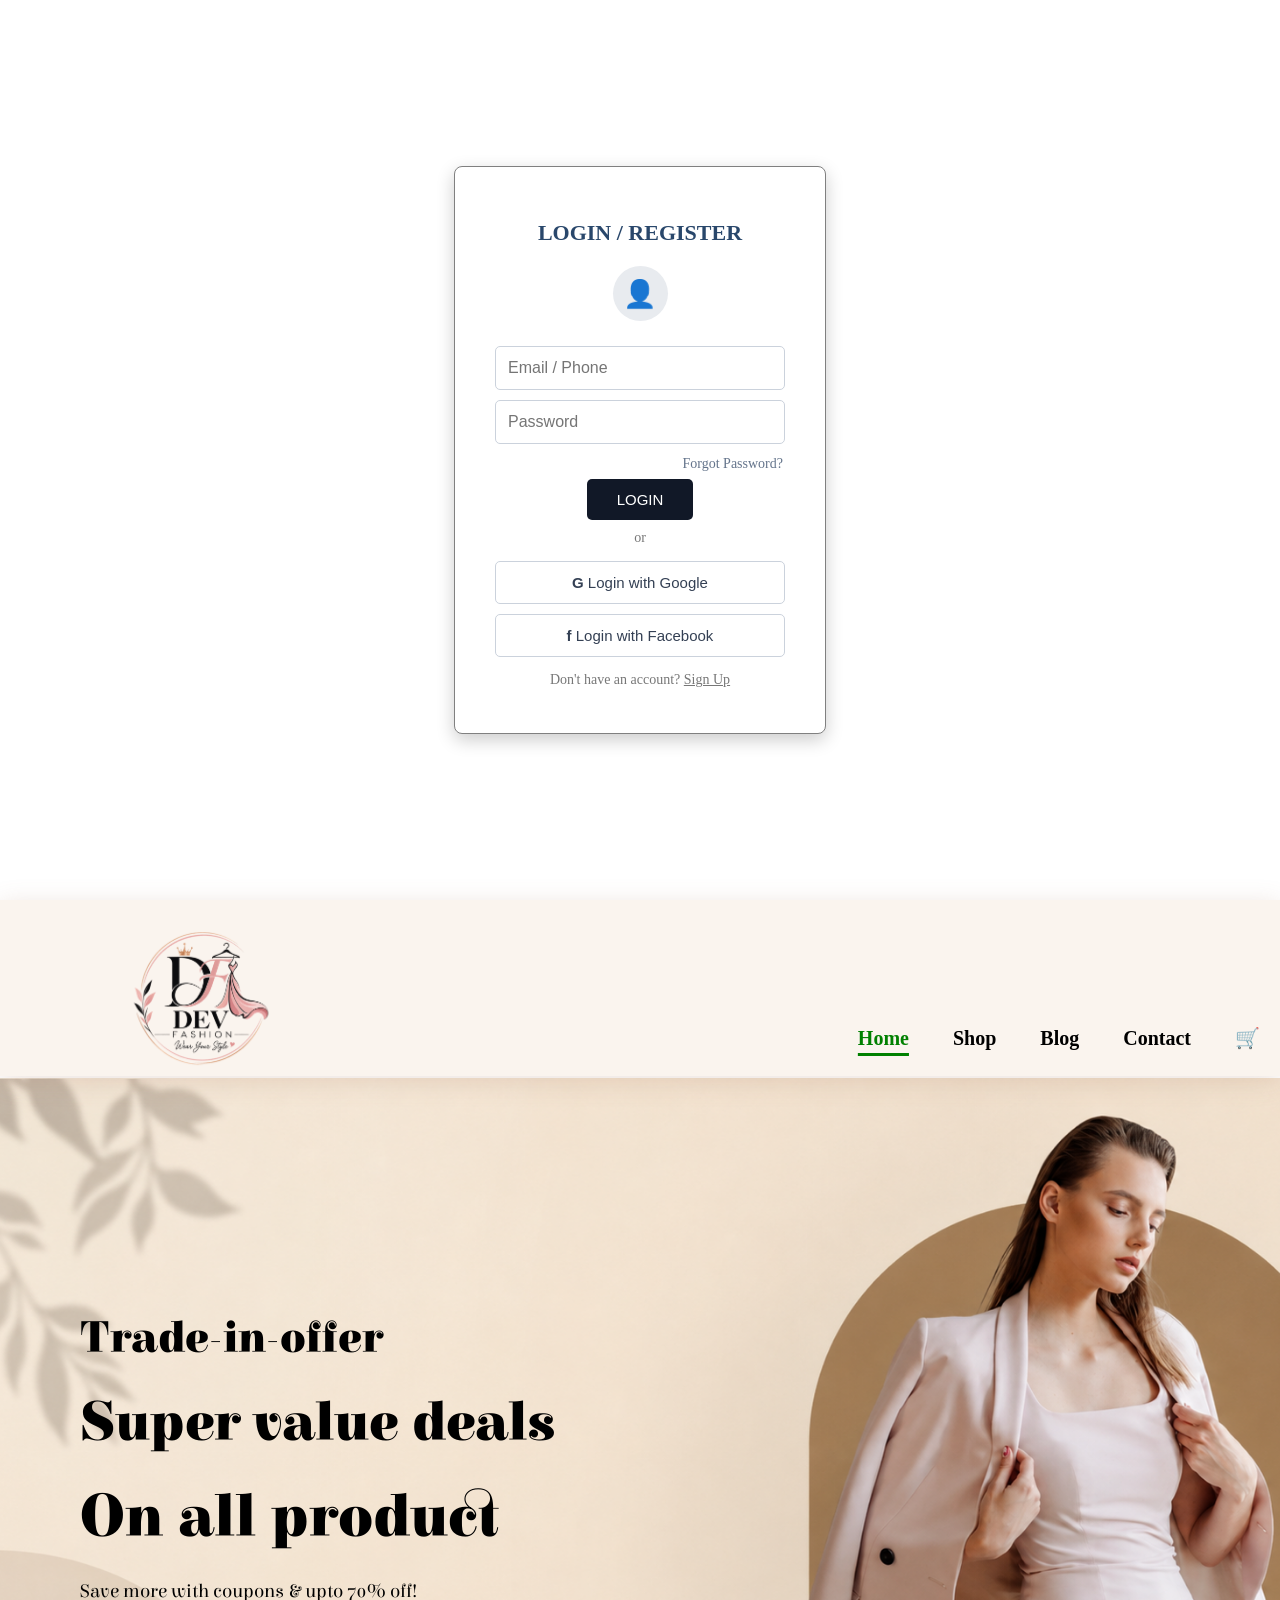
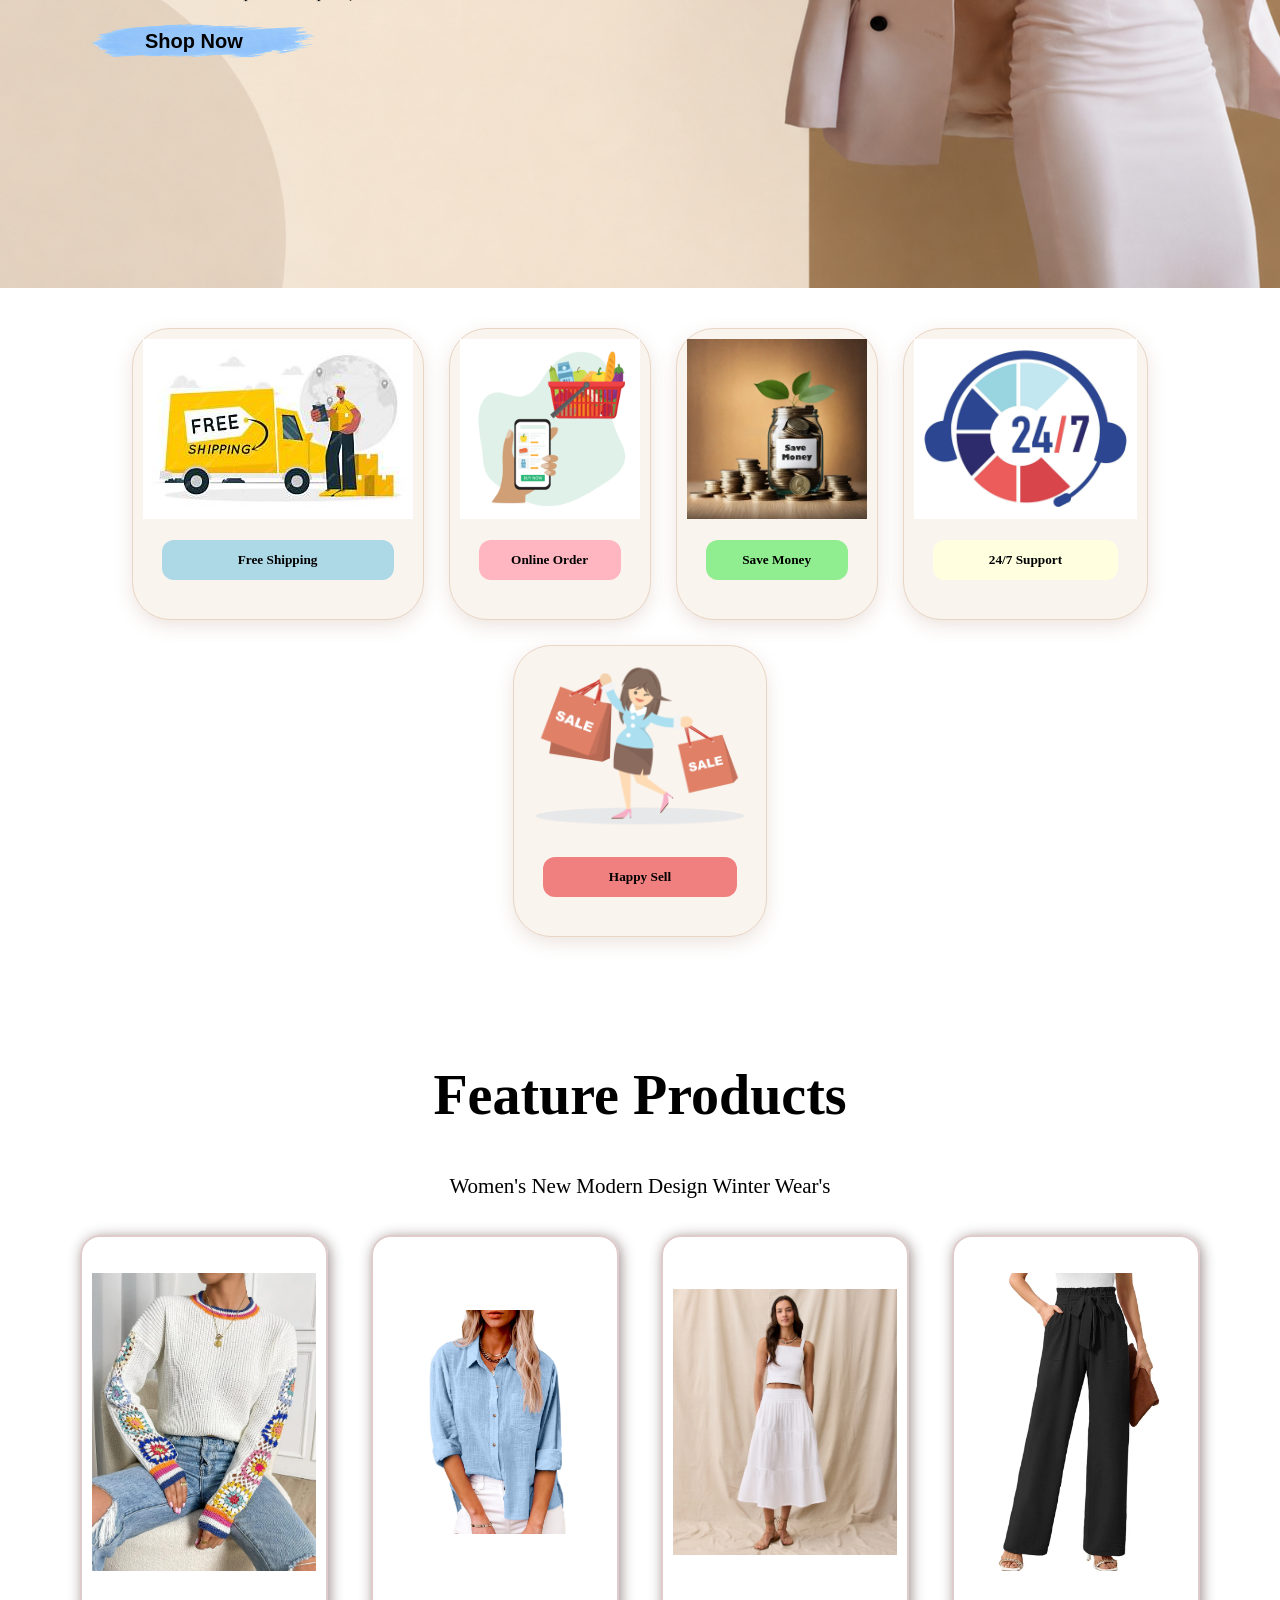
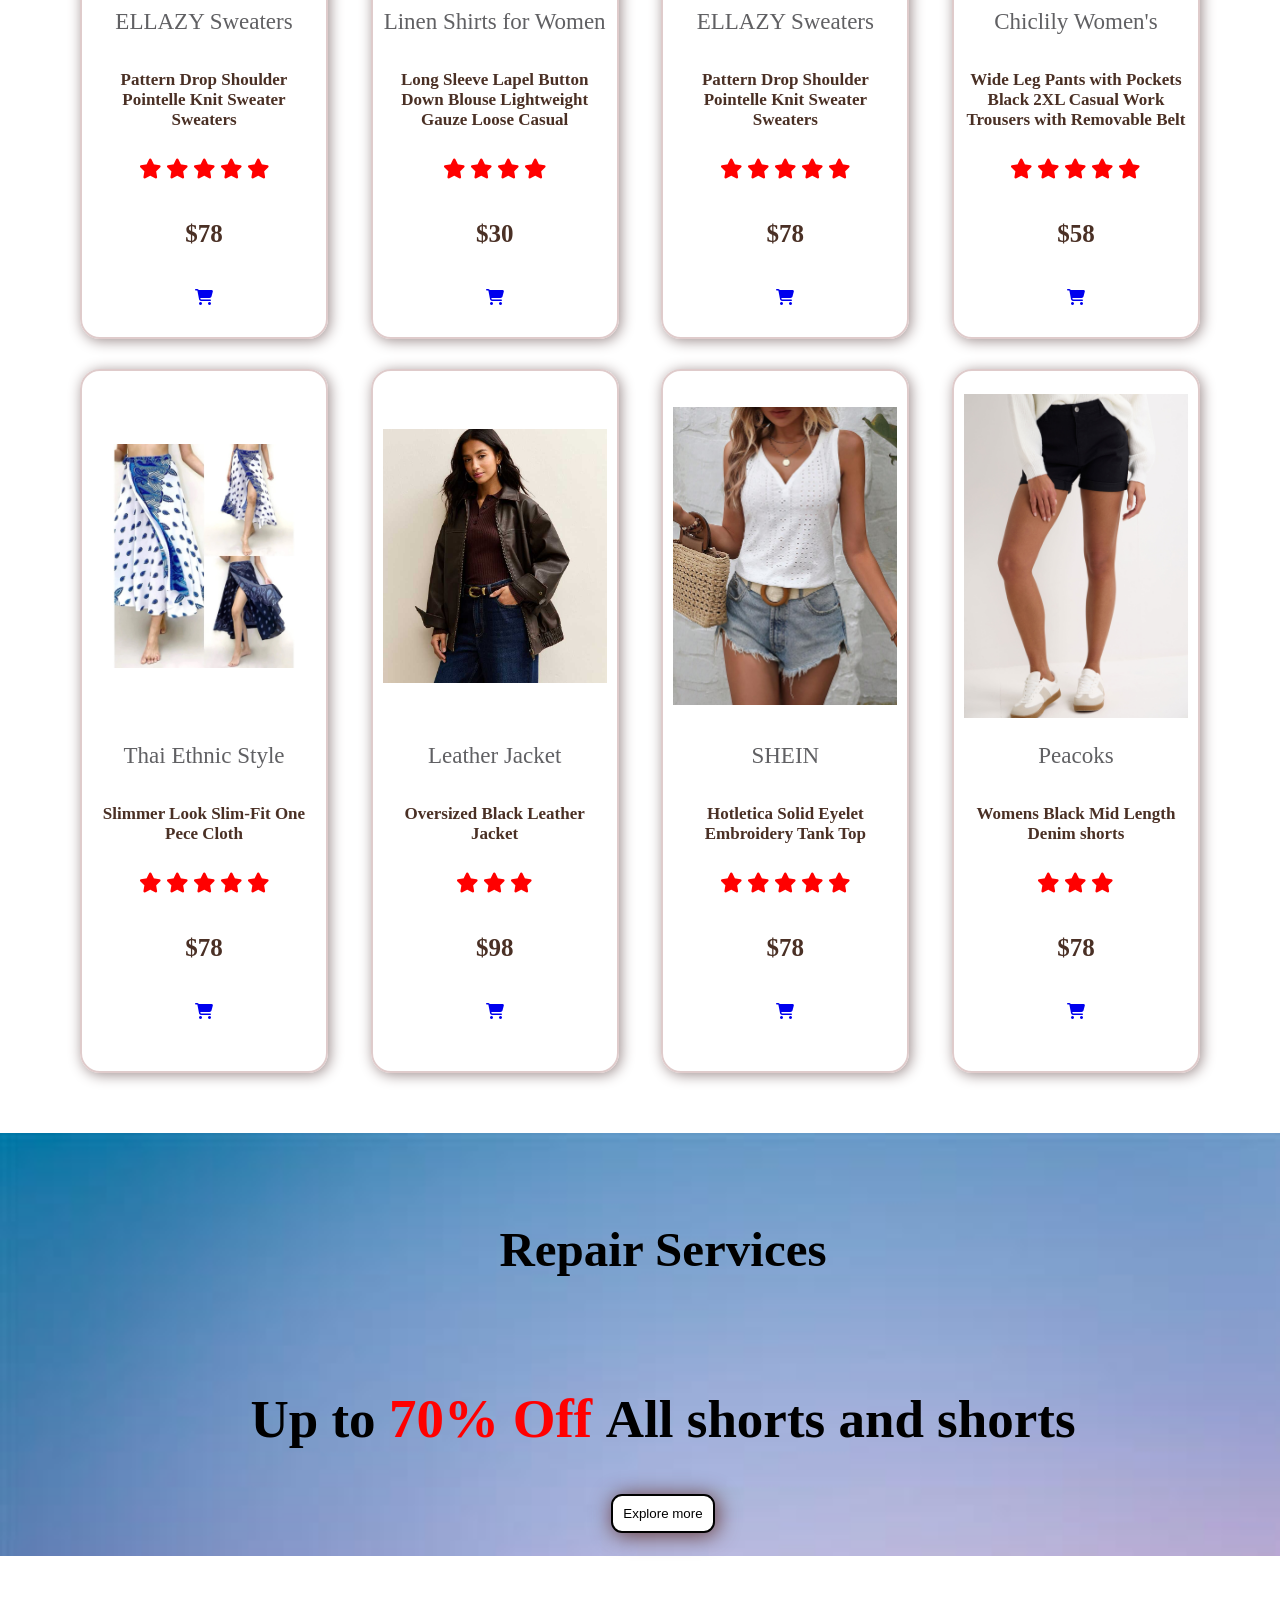
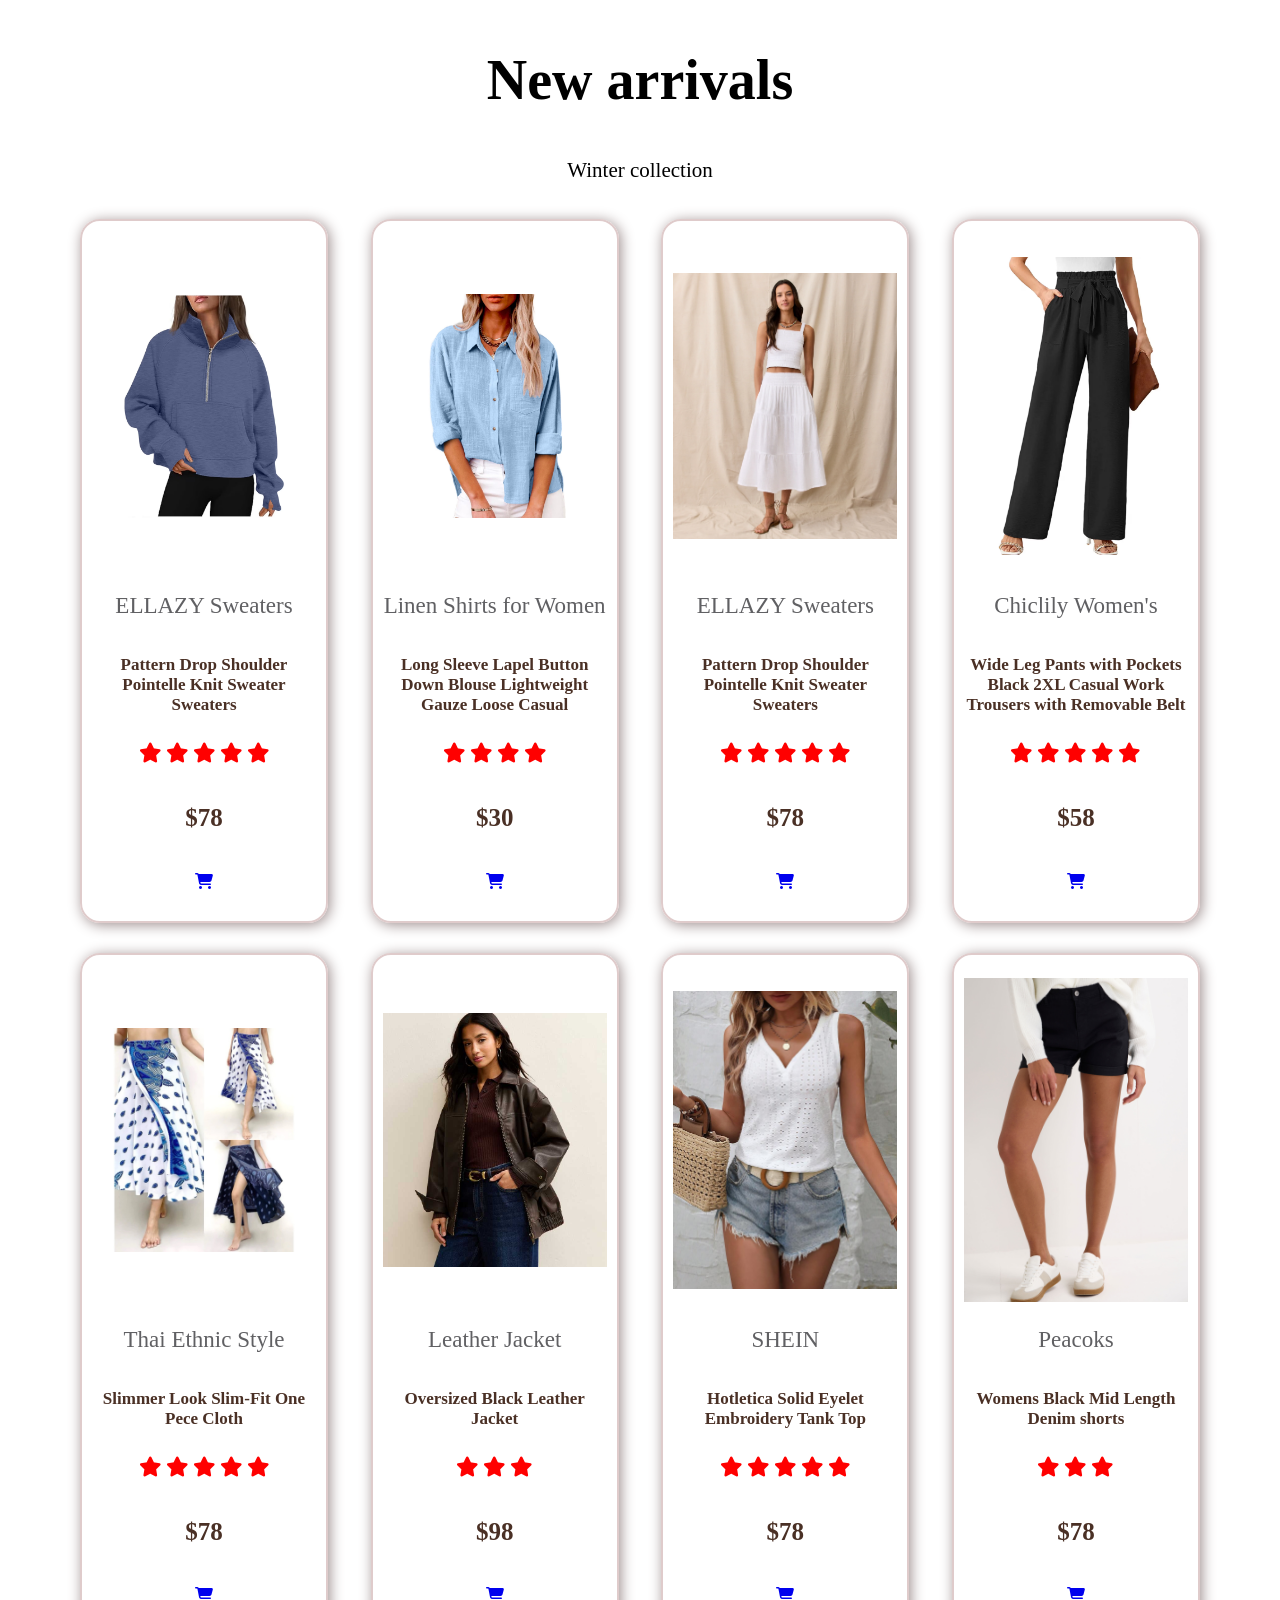
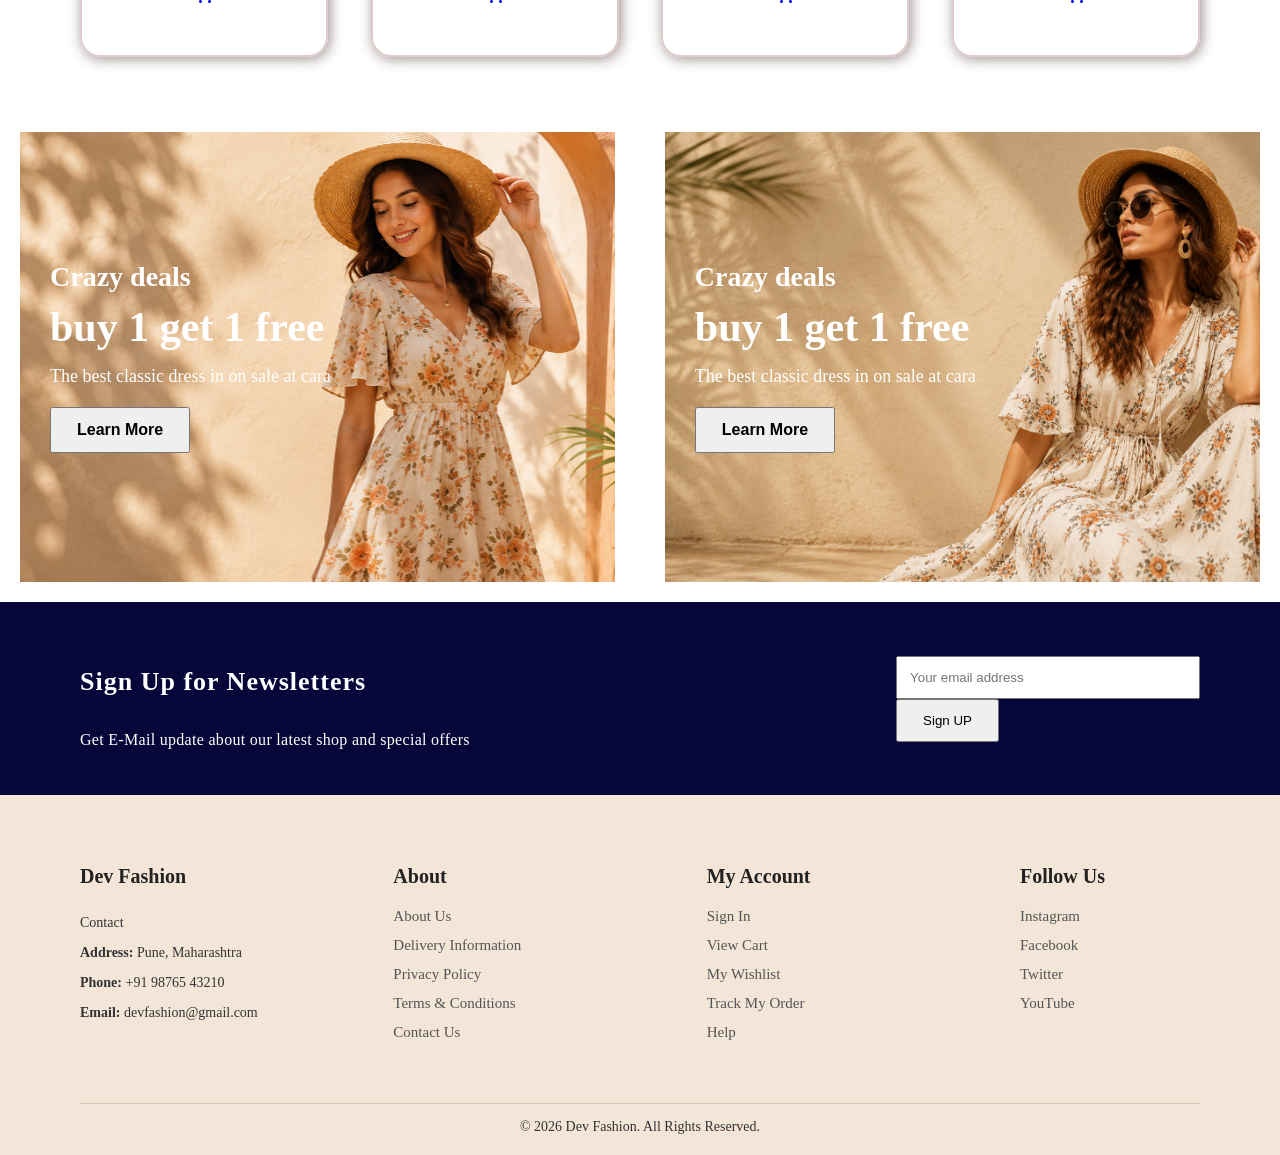
<file: index.html>
<!doctype html>
<html lang="en">
  <head>
    <meta charset="UTF-8" />
    <meta name="viewport" content="width=device-width, initial-scale=1.0" />
    <title>E-commerce website</title>
    <link rel="stylesheet" href="./style.css" />
    <link rel="preconnect" href="https://fonts.googleapis.com" />
    <link rel="preconnect" href="https://fonts.gstatic.com" crossorigin />
    <link
      href="https://fonts.googleapis.com/css2?family=Elsie:wght@400;900&family=Playfair:ital,opsz,wght@0,5..1200,300..900;1,5..1200,300..900&display=swap"
      rel="stylesheet"
    />
    <link rel="stylesheet"
      href="https://cdnjs.cloudflare.com/ajax/libs/font-awesome/6.5.2/css/all.min.css">
  </head>
  <body>
        <div class="login-container">
      <div class="loginpage">
        <form class="login-form">
          <h2>LOGIN / REGISTER</h2>

          <div class="user-icon">👤</div>

          <input
            type="email"
            id="email"
            placeholder="Email / Phone"
            class="same"
            required
          />

          <input
            type="password"
            id="password"
            placeholder="Password"
            minlength="10"
            pattern="(?=.*[A-Za-z])(?=.*[0-9])(?=.*[!@#$%^&*]).{10,}"
            title="Password must contain at least 10 characters, a letter, a number and a special character."
            class="same"
            required
          />

          <div class="forgot">Forgot Password?</div>

          <div class="buttons">
            <button type="submit" class="login-button">LOGIN</button>

            <p>or</p>

            <button type="button" class="social same">
              <b>G</b> Login with Google
            </button>

            <button type="button" class="social same">
              <b>f</b> Login with Facebook
            </button>

            <p class="signup">
              Don't have an account?
              <span>Sign Up</span>
            </p>
          </div>
        </form>
      </div>
    </div>
    <nav class="navbar">
      <div class="logo">
        <img src="8edfddc2-84c4-4931-b039-c68adbf4a951.png" />
      </div>
      <div class="mobile-icons">
        <span>🛍</span>
        <span id="menu-btn">☰</span>
    </div>
      <div class="nav-item"> 
    <span><a href="index.html">Home</a></span> 
    <span><a href="shop.html">Shop</a></span> 
    <span><a href="blog.html">Blog</a></span> 
    <span><a href="contact.html">Contact</a></span> 
    <span><a href="cart.html">🛒</a></span> 
</div>
    </nav>

    <div class="herocont">
      <h4>Trade-in-offer</h4>
      <h2>Super value deals</h2>
      <h1>On all product</h1>
      <p>Save more with coupons & upto 70% off!</p>
      <button id="shopNow">Shop Now</button>
    </div>

    <section id="feature" class="section-p1">
      <div class="fe-box">
        <img src="image/OIP.jpg" alt="" />
        <h5>Free Shipping</h5>
      </div>
      <div class="fe-box">
        <img
          src="image/[base64].jpg"
          alt=""
        />
        <h5>Online Order</h5>
      </div>
      <div class="fe-box">
        <img
          src="image/saving-money-concept-means-setting-aside-funds-future-needs-goals-creating-financial-security-freedom-308653851.webp"
          alt=""
        />
        <h5>Save Money</h5>
      </div>
      <div class="fe-box">
        <img
          src="image/customer-support-service-24-7-day-and-night-call-center-vector.jpg"
          alt=""
        />
        <h5>24/7 Support</h5>
      </div>
      <div class="fe-box">
        <img
          src="image/happy-women-with-a-lot-of-shopping-bags-in-hands-during-the-sale-or-discount-at-the-end-of-season-cartoon-flat-illustration-isolated-png.webp"
          alt=""
        />
        <h5>Happy Sell</h5>
      </div>
    </section>

    <section id="product1" class="section-p1">
      <h1>Feature Products</h1>
      <p>Women's New Modern Design Winter Wear's</p>
      <div class="pro-container">

        <!-- 1st card -->
        <div class="pro">
          <img src="image/sweater.jpg" alt="" />
          <div class="des">
            <span>ELLAZY Sweaters</span>
            <h5>Pattern Drop Shoulder Pointelle Knit Sweater Sweaters </h5>
            <div class="start">
              <i class="fa-solid fa-star"></i>
              <i class="fa-solid fa-star"></i>
              <i class="fa-solid fa-star"></i>
              <i class="fa-solid fa-star"></i>
              <i class="fa-solid fa-star"></i>
            </div>
            <h4>$78</h4>
          </div>
          <a href="cart.html">
            <i class="fa-solid fa-cart-shopping"></i></i>
        </a>
        </div>

        <!-- 2nd card -->
        <div class="pro">
          <img src="image/shirt.avif" alt="" />
          <div class="des">
            <span>Linen Shirts for Women</span>
            <h5>Long Sleeve Lapel Button Down Blouse Lightweight Gauze Loose Casual</h5>
            <div class="start">
              <i class="fa-solid fa-star"></i>
              <i class="fa-solid fa-star"></i>
              <i class="fa-solid fa-star"></i>
              <i class="fa-solid fa-star"></i>
            </div>
            <h4>$30</h4>
          </div>
          <a href="cart.html">
            <i class="fa-solid fa-cart-shopping"></i></i>
        </a>
        </div>

        <!-- 3rd cart -->
        <div class="pro">
          <img src="image/white.webp" alt="" />
          <div class="des">
            <span>ELLAZY Sweaters</span>
            <h5>Pattern Drop Shoulder Pointelle Knit Sweater Sweaters </h5>
            <div class="start">
              <i class="fa-solid fa-star"></i>
              <i class="fa-solid fa-star"></i>
              <i class="fa-solid fa-star"></i>
              <i class="fa-solid fa-star"></i>
              <i class="fa-solid fa-star"></i>
            </div>
            <h4>$78</h4>
          </div>
          <a href="cart.html">
            <i class="fa-solid fa-cart-shopping"></i></i>
        </a>
        </div>

<!-- 4th card -->
        <div class="pro">
          <img src="image/pants.avif" alt="" />
          <div class="des">
            <span>Chiclily Women's</span>
            <h5>Wide Leg Pants with Pockets Black 2XL Casual Work Trousers with Removable Belt</h5>
            <div class="start">
              <i class="fa-solid fa-star"></i>
              <i class="fa-solid fa-star"></i>
              <i class="fa-solid fa-star"></i>
              <i class="fa-solid fa-star"></i>
              <i class="fa-solid fa-star"></i>
            </div>
            <h4>$58</h4>
          </div>
          <a href="cart.html">
            <i class="fa-solid fa-cart-shopping"></i></i>
        </a>
        </div>

<!-- 5th card -->
        <div class="pro">
          <img src="image/sk.jpg" alt="" />
          <div class="des">
            <span>Thai Ethnic Style</span>
            <h5>Slimmer Look Slim-Fit One Pece Cloth</h5>
            <div class="start">
              <i class="fa-solid fa-star"></i>
              <i class="fa-solid fa-star"></i>
              <i class="fa-solid fa-star"></i>
              <i class="fa-solid fa-star"></i>
              <i class="fa-solid fa-star"></i>
            </div>
            <h4>$78</h4>
          </div>
          <a href="cart.html">
            <i class="fa-solid fa-cart-shopping"></i></i>
        </a>
        </div>


        <!-- 6 card -->
        <div class="pro">
          <img src="image/over.jpg" alt="" />
          <div class="des">
            <span>Leather Jacket</span>
            <h5>Oversized Black Leather Jacket</h5>
            <div class="start">
              <i class="fa-solid fa-star"></i>
              <i class="fa-solid fa-star"></i>
              <i class="fa-solid fa-star"></i>
            </div>
            <h4>$98</h4>
          </div>
          <a href="cart.html">
            <i class="fa-solid fa-cart-shopping"></i></i>
        </a>
        </div>

<!-- 7 card -->
        <div class="pro">
          <img src="image/top.webp" alt="" />
          <div class="des">
            <span>SHEIN</span>
            <h5>Hotletica Solid Eyelet Embroidery Tank Top</h5>
            <div class="start">
              <i class="fa-solid fa-star"></i>
              <i class="fa-solid fa-star"></i>
              <i class="fa-solid fa-star"></i>
              <i class="fa-solid fa-star"></i>
              <i class="fa-solid fa-star"></i>
            </div>
            <h4>$78</h4>
          </div>
          <a href="cart.html">
            <i class="fa-solid fa-cart-shopping"></i></i>
        </a>
        </div>

<!-- 8 card -->
        <div class="pro">
          <img src="image/shorts.jpg" alt="" />
          <div class="des">
            <span>Peacoks</span>
            <h5>Womens Black Mid Length Denim shorts</h5>
            <div class="start">
              <i class="fa-solid fa-star"></i>
              <i class="fa-solid fa-star"></i>
              <i class="fa-solid fa-star"></i>
            </div>
            <h4>$78</h4>
          </div>
          <a href="cart.html">
            <i class="fa-solid fa-cart-shopping"></i></i>
        </a>
        </div>
      </div>
    </section>

    <section id="banner">
      <h4>Repair Services</h4>
      <h2>Up to <span>70% Off </span> All shorts and shorts</h2>
      <button>Explore more</button>

    </section>


    <section id="product1" class="section-p1">
      <h1>New arrivals</h1>
      <p>Winter collection</p>
      <div class="pro-container">

        <!-- 1st card -->
        <div class="pro">
          <img src="image/wintercoll.avif" alt="" />
          <div class="des">
            <span>ELLAZY Sweaters</span>
            <h5>Pattern Drop Shoulder Pointelle Knit Sweater Sweaters </h5>
            <div class="start">
              <i class="fa-solid fa-star"></i>
              <i class="fa-solid fa-star"></i>
              <i class="fa-solid fa-star"></i>
              <i class="fa-solid fa-star"></i>
              <i class="fa-solid fa-star"></i>
            </div>
            <h4>$78</h4>
          </div>
          <a href="cart.html">
            <i class="fa-solid fa-cart-shopping"></i></i>
        </a>
        </div>

        <!-- 2nd card -->
        <div class="pro">
          <img src="image/shirt.avif" alt="" />
          <div class="des">
            <span>Linen Shirts for Women</span>
            <h5>Long Sleeve Lapel Button Down Blouse Lightweight Gauze Loose Casual</h5>
            <div class="start">
              <i class="fa-solid fa-star"></i>
              <i class="fa-solid fa-star"></i>
              <i class="fa-solid fa-star"></i>
              <i class="fa-solid fa-star"></i>
            </div>
            <h4>$30</h4>
          </div>
          <a href="cart.html">
            <i class="fa-solid fa-cart-shopping"></i></i>
        </a>
        </div>

        <!-- 3rd cart -->
        <div class="pro">
          <img src="image/white.webp" alt="" />
          <div class="des">
            <span>ELLAZY Sweaters</span>
            <h5>Pattern Drop Shoulder Pointelle Knit Sweater Sweaters </h5>
            <div class="start">
              <i class="fa-solid fa-star"></i>
              <i class="fa-solid fa-star"></i>
              <i class="fa-solid fa-star"></i>
              <i class="fa-solid fa-star"></i>
              <i class="fa-solid fa-star"></i>
            </div>
            <h4>$78</h4>
          </div>
          <a href="cart.html">
            <i class="fa-solid fa-cart-shopping"></i></i>
        </a>
        </div>

<!-- 4th card -->
        <div class="pro">
          <img src="image/pants.avif" alt="" />
          <div class="des">
            <span>Chiclily Women's</span>
            <h5>Wide Leg Pants with Pockets Black 2XL Casual Work Trousers with Removable Belt</h5>
            <div class="start">
              <i class="fa-solid fa-star"></i>
              <i class="fa-solid fa-star"></i>
              <i class="fa-solid fa-star"></i>
              <i class="fa-solid fa-star"></i>
              <i class="fa-solid fa-star"></i>
            </div>
            <h4>$58</h4>
          </div>
          <a href="cart.html">
            <i class="fa-solid fa-cart-shopping"></i></i>
        </a>
        </div>

<!-- 5th card -->
        <div class="pro">
          <img src="image/sk.jpg" alt="" />
          <div class="des">
            <span>Thai Ethnic Style</span>
            <h5>Slimmer Look Slim-Fit One Pece Cloth</h5>
            <div class="start">
              <i class="fa-solid fa-star"></i>
              <i class="fa-solid fa-star"></i>
              <i class="fa-solid fa-star"></i>
              <i class="fa-solid fa-star"></i>
              <i class="fa-solid fa-star"></i>
            </div>
            <h4>$78</h4>
          </div>
          <a href="cart.html">
            <i class="fa-solid fa-cart-shopping"></i></i>
        </a>
        </div>


        <!-- 6 card -->
        <div class="pro">
          <img src="image/over.jpg" alt="" />
          <div class="des">
            <span>Leather Jacket</span>
            <h5>Oversized Black Leather Jacket</h5>
            <div class="start">
              <i class="fa-solid fa-star"></i>
              <i class="fa-solid fa-star"></i>
              <i class="fa-solid fa-star"></i>
            </div>
            <h4>$98</h4>
          </div>
          <a href="cart.html">
            <i class="fa-solid fa-cart-shopping"></i></i>
        </a>
        </div>

<!-- 7 card -->
        <div class="pro">
          <img src="image/top.webp" alt="" />
          <div class="des">
            <span>SHEIN</span>
            <h5>Hotletica Solid Eyelet Embroidery Tank Top</h5>
            <div class="start">
              <i class="fa-solid fa-star"></i>
              <i class="fa-solid fa-star"></i>
              <i class="fa-solid fa-star"></i>
              <i class="fa-solid fa-star"></i>
              <i class="fa-solid fa-star"></i>
            </div>
            <h4>$78</h4>
          </div>
          <a href="cart.html">
            <i class="fa-solid fa-cart-shopping"></i></i>
        </a>
        </div>

<!-- 8 card -->
        <div class="pro">
          <img src="image/shorts.jpg" alt="" />
          <div class="des">
            <span>Peacoks</span>
            <h5>Womens Black Mid Length Denim shorts</h5>
            <div class="start">
              <i class="fa-solid fa-star"></i>
              <i class="fa-solid fa-star"></i>
              <i class="fa-solid fa-star"></i>
            </div>
            <h4>$78</h4>
          </div>
          <a href="cart.html">
            <i class="fa-solid fa-cart-shopping"></i></i>
        </a>
        </div>
      </div>
    </section>

    <section id="sm-banner" class="section-p1">
      <div
      class="banner-box">
        <h4>Crazy deals</h4>
        <h2>buy 1 get 1 free</h2>
        <span>The best classic dress in on sale at cara</span>
        <button class="white">Learn More</button>
        </div>

         <div
      class="banner-box">
        <h4>Crazy deals</h4>
        <h2>buy 1 get 1 free</h2>
        <span>The best classic dress in on sale at cara</span>
        <button class="white">Learn More</button>
        </div>
        </section>
        <section id="newsletter">
          <div class="newstext">
            <h4>Sign Up for Newsletters</h4>
            <p>Get E-Mail update about our latest shop and <span>special offers</span></p>
          </div>
          <div class="form">
            <input type="text" placeholder="Your email address">
            <button>Sign UP</button>
          </div>
        </section>



        <footer class="footer">

    <div class="footer-col">
        <h3>Dev Fashion</h3>
        <p>Contact</p>
        <p><strong>Address:</strong> Pune, Maharashtra</p>
        <p><strong>Phone:</strong> +91 98765 43210</p>
        <p><strong>Email:</strong> devfashion@gmail.com</p>
    </div>

    <div class="footer-col">
        <h3>About</h3>
        <a href="#">About Us</a>
        <a href="#">Delivery Information</a>
        <a href="#">Privacy Policy</a>
        <a href="#">Terms & Conditions</a>
        <a href="#">Contact Us</a>
    </div>

    <div class="footer-col">
        <h3>My Account</h3>
        <a href="#">Sign In</a>
        <a href="#">View Cart</a>
        <a href="#">My Wishlist</a>
        <a href="#">Track My Order</a>
        <a href="#">Help</a>
    </div>

    <div class="footer-col">
        <h3>Follow Us</h3>
        <a href="#">Instagram</a>
        <a href="#">Facebook</a>
        <a href="#">Twitter</a>
        <a href="#">YouTube</a>
    </div>

    <div class="footer-bottom">
        <p>© 2026 Dev Fashion. All Rights Reserved.</p>
    </div>

</footer>
    
    <script src="script.js"></script>
  </body>
</html>
</file>
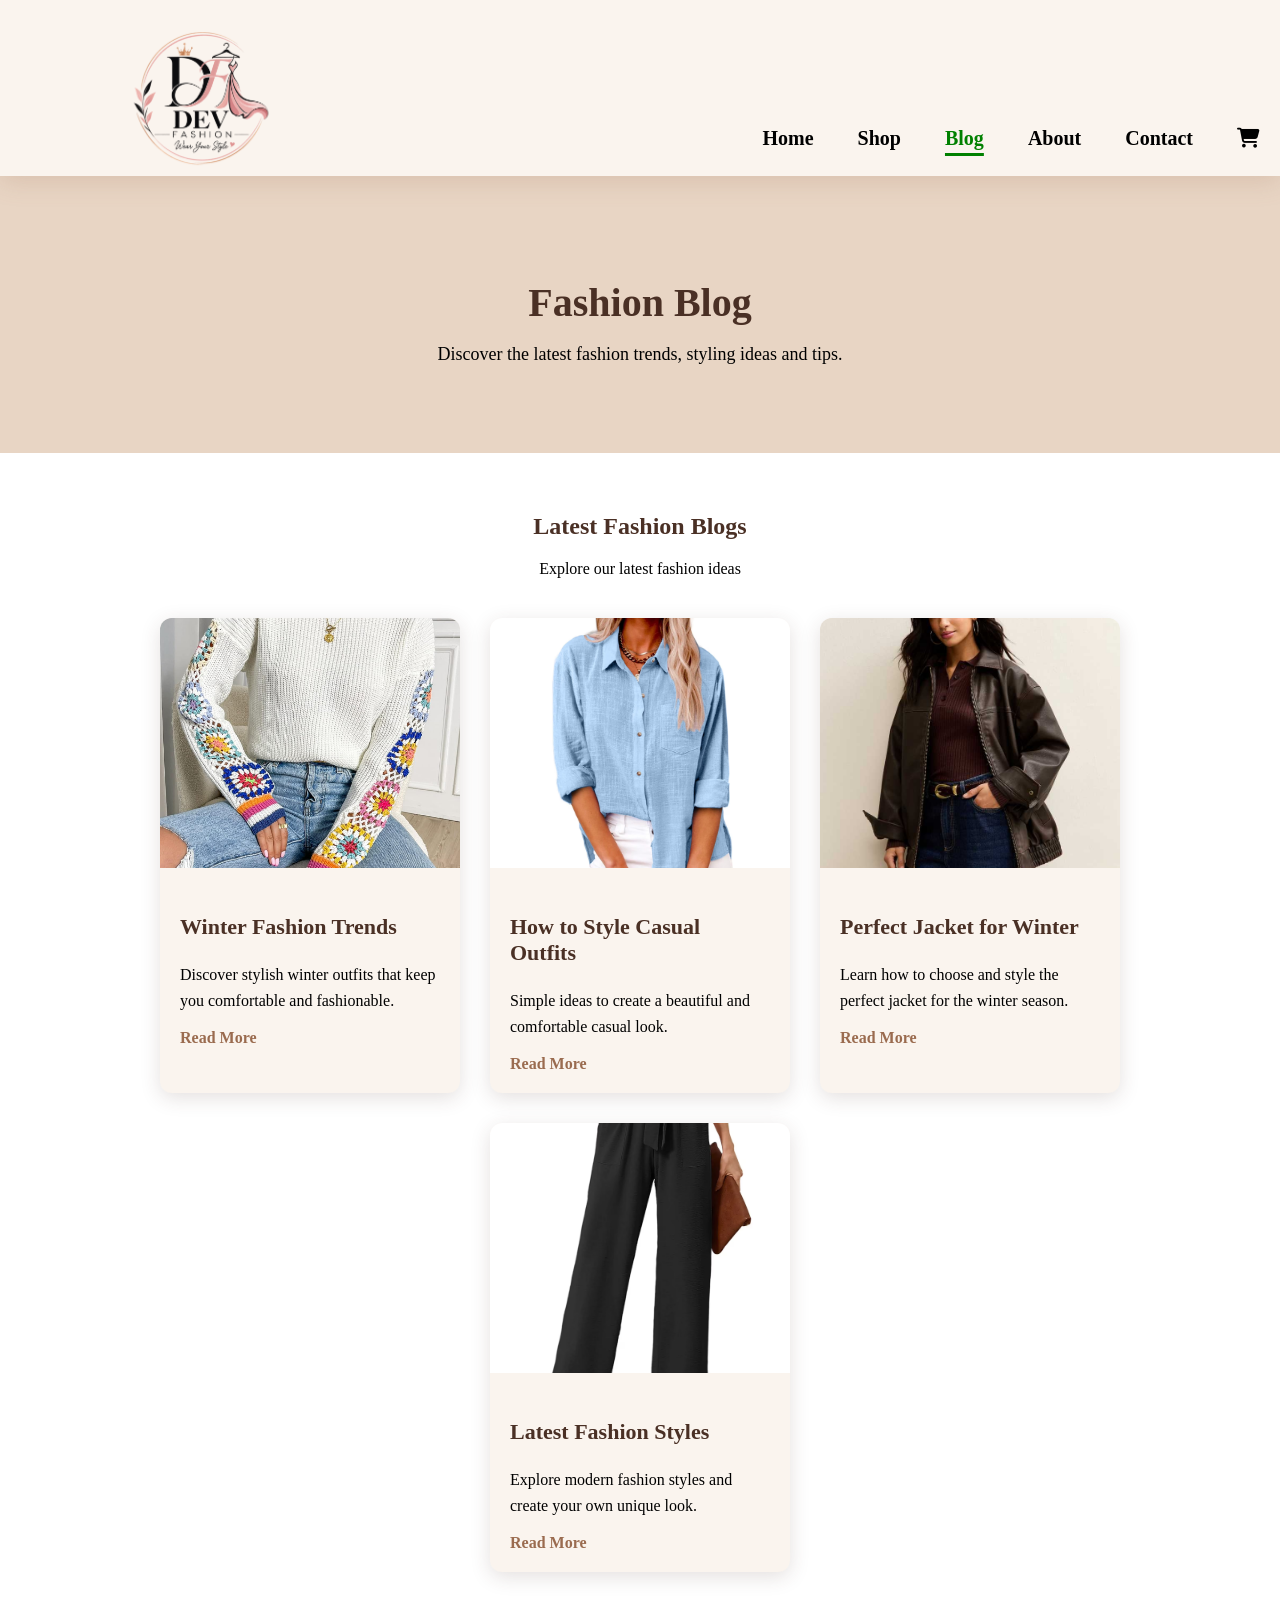
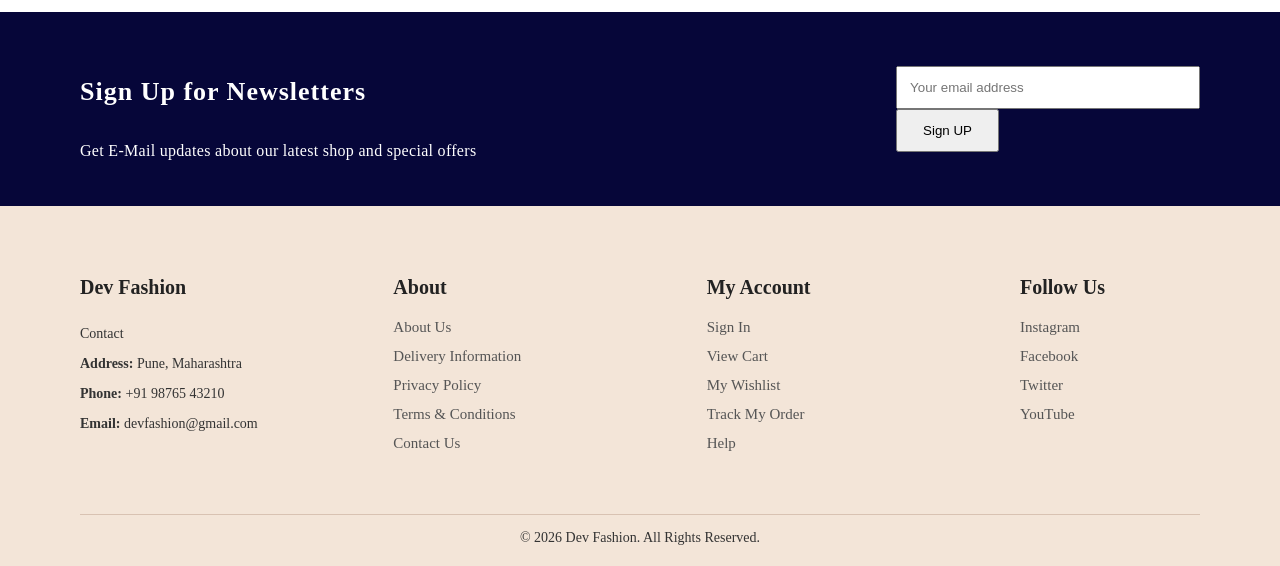
<file: blog.html>
<!doctype html>
<html lang="en">
  <head>
    <meta charset="UTF-8" />
    <meta name="viewport" content="width=device-width, initial-scale=1.0" />

    <title>Blog - Dev Fashion</title>

    <link rel="stylesheet" href="./style.css" />

    <link
      rel="stylesheet"
      href="https://cdnjs.cloudflare.com/ajax/libs/font-awesome/6.5.2/css/all.min.css"
    />
  </head>

  <body>
    <!-- NAVBAR -->

    <nav class="navbar">
      <div class="logo">
        <img src="8edfddc2-84c4-4931-b039-c68adbf4a951.png" />
      </div>

      <div class="mobile-icons">
        <span>🛍</span>
        <span id="menu-btn">☰</span>
      </div>

      <div class="nav-item">
        <span>
          <a href="index.html">Home</a>
        </span>

        <span>
          <a href="shop.html">Shop</a>
        </span>

        <span>
          <a href="blog.html">Blog</a>
        </span>

        <span>
          <a href="about.html">About</a>
        </span>

        <span>
          <a href="contact.html">Contact</a>
        </span>

        <span>
          <a href="cart.html">
            <i class="fa-solid fa-cart-shopping"></i>
          </a>
        </span>
      </div>
    </nav>

    <!-- BLOG HEADER -->

    <section class="blog-header">
      <h2>Fashion Blog</h2>

      <p>Discover the latest fashion trends, styling ideas and tips.</p>
    </section>

    <!-- BLOG -->

    <section id="blog" class="section-p1">
      <h1>Latest Fashion Blogs</h1>

      <p>Explore our latest fashion ideas</p>

      <div class="blog-container">
        <!-- BLOG 1 -->

        <div class="blog-box">
          <img src="image/sweater.jpg" />

          <div class="blog-content">
            <h3>Winter Fashion Trends</h3>

            <p>
              Discover stylish winter outfits that keep you comfortable and
              fashionable.
            </p>

            <a href="#">Read More</a>
          </div>
        </div>

        <!-- BLOG 2 -->

        <div class="blog-box">
          <img src="image/shirt.avif" />

          <div class="blog-content">
            <h3>How to Style Casual Outfits</h3>

            <p>
              Simple ideas to create a beautiful and comfortable casual look.
            </p>

            <a href="#">Read More</a>
          </div>
        </div>

        <!-- BLOG 3 -->

        <div class="blog-box">
          <img src="image/over.jpg" />

          <div class="blog-content">
            <h3>Perfect Jacket for Winter</h3>

            <p>
              Learn how to choose and style the perfect jacket for the winter
              season.
            </p>

            <a href="#">Read More</a>
          </div>
        </div>

        <!-- BLOG 4 -->

        <div class="blog-box">
          <img src="image/pants.avif" />

          <div class="blog-content">
            <h3>Latest Fashion Styles</h3>

            <p>
              Explore modern fashion styles and create your own unique look.
            </p>

            <a href="#">Read More</a>
          </div>
        </div>
      </div>
    </section>

    <!-- NEWSLETTER -->

    <section id="newsletter">
      <div class="newstext">
        <h4>Sign Up for Newsletters</h4>

        <p>
          Get E-Mail updates about our latest shop and
          <span>special offers</span>
        </p>
      </div>

      <div class="form">
        <input type="text" placeholder="Your email address" />

        <button>Sign UP</button>
      </div>
    </section>

    <!-- FOOTER -->

    <footer class="footer">
      <div class="footer-col">
        <h3>Dev Fashion</h3>

        <p>Contact</p>

        <p>
          <strong>Address:</strong>
          Pune, Maharashtra
        </p>

        <p>
          <strong>Phone:</strong>
          +91 98765 43210
        </p>

        <p>
          <strong>Email:</strong>
          devfashion@gmail.com
        </p>
      </div>

      <div class="footer-col">
        <h3>About</h3>

        <a href="#">About Us</a>
        <a href="#">Delivery Information</a>
        <a href="#">Privacy Policy</a>
        <a href="#">Terms & Conditions</a>
        <a href="#">Contact Us</a>
      </div>

      <div class="footer-col">
        <h3>My Account</h3>

        <a href="#">Sign In</a>
        <a href="cart.html">View Cart</a>
        <a href="#">My Wishlist</a>
        <a href="#">Track My Order</a>
        <a href="#">Help</a>
      </div>

      <div class="footer-col">
        <h3>Follow Us</h3>

        <a href="#">Instagram</a>
        <a href="#">Facebook</a>
        <a href="#">Twitter</a>
        <a href="#">YouTube</a>
      </div>

      <div class="footer-bottom">
        <p>© 2026 Dev Fashion. All Rights Reserved.</p>
      </div>
    </footer>

    <script src="script.js"></script>
  </body>
</html>
</file>
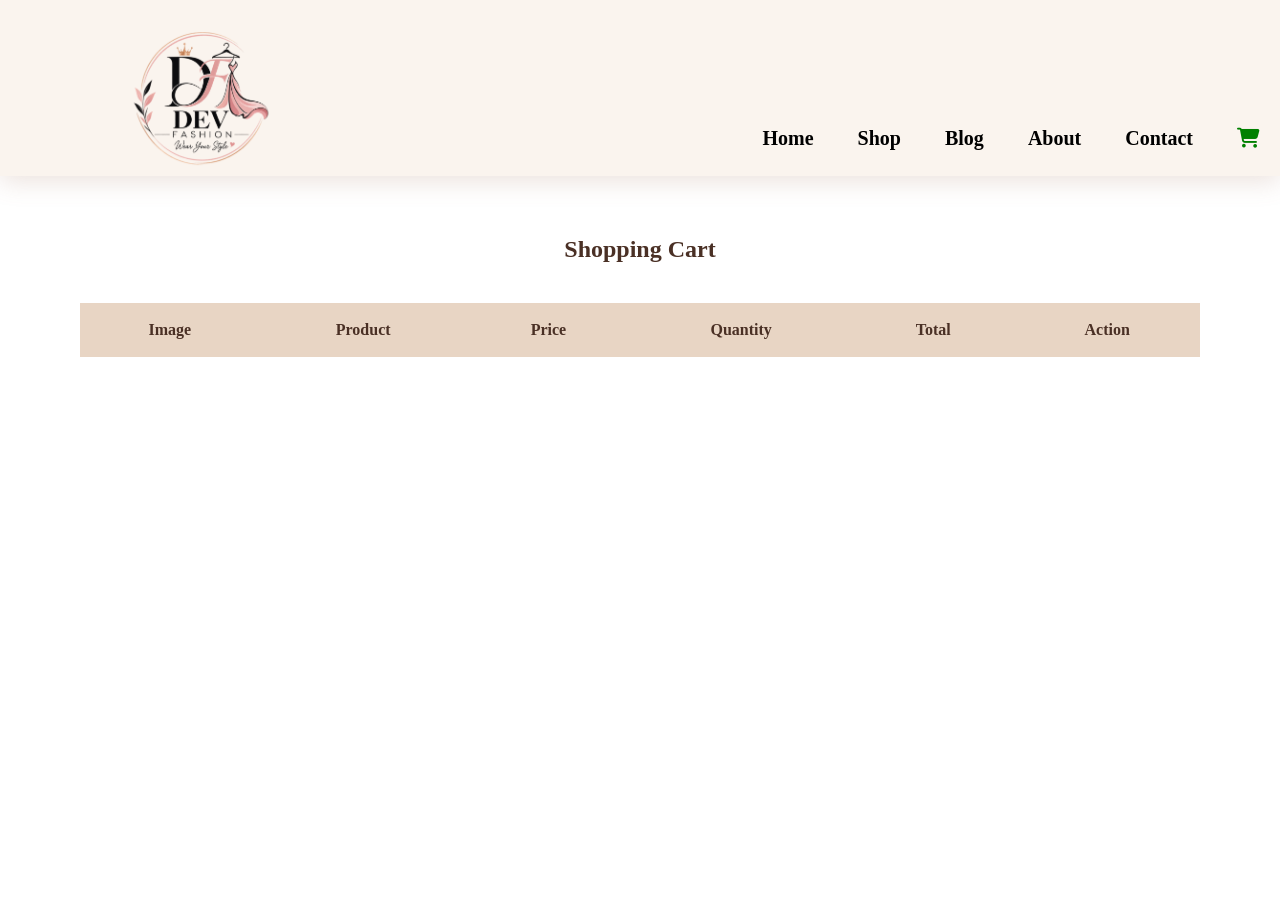
<file: cart.html>
<!doctype html>
<html lang="en">
  <head>
    <meta charset="UTF-8" />

    <meta name="viewport" content="width=device-width, initial-scale=1.0" />

    <title>Cart - Dev Fashion</title>

    <link rel="stylesheet" href="./style.css" />

    <link rel="preconnect" href="https://fonts.googleapis.com" />
    <link rel="preconnect" href="https://fonts.gstatic.com" crossorigin />

    <link
      href="https://fonts.googleapis.com/css2?family=Elsie:wght@400;900&family=Playfair:ital,opsz,wght@0,5..1200,300..900;1,5..900&display=swap"
      rel="stylesheet"
    />

    <link
      rel="stylesheet"
      href="https://cdnjs.cloudflare.com/ajax/libs/font-awesome/6.5.2/css/all.min.css"
    />
  </head>

  <body>
    <!-- NAVBAR -->

    <nav class="navbar">
      <div class="logo">
        <img src="8edfddc2-84c4-4931-b039-c68adbf4a951.png" />
      </div>

      <div class="mobile-icons">
        <span>🛍</span>

        <span id="menu-btn">☰</span>
      </div>

      <div class="nav-item">
        <span>
          <a href="index.html">Home</a>
        </span>

        <span>
          <a href="shop.html">Shop</a>
        </span>

        <span>
          <a href="blog.html">Blog</a>
        </span>

        <span>
          <a href="about.html">About</a>
        </span>

        <span>
          <a href="contact.html">Contact</a>
        </span>

        <span>
          <a href="cart.html">
            <i class="fa-solid fa-cart-shopping"></i>
          </a>
        </span>
      </div>
    </nav>

    <!-- CART -->

    <section id="cart" class="section-p1">
      <h2>Shopping Cart</h2>

      <table width="100%">
        <thead>
          <tr>
            <th>Image</th>

            <th>Product</th>

            <th>Price</th>

            <th>Quantity</th>


            
            <th>Total</th>

            <th>Action</th>
          </tr>
        </thead>

        <tbody id="cartItems">
          <!-- Products will appear here -->
        </tbody>
      </table>
    </section>

    <!-- JAVASCRIPT -->

    <script src="script.js"></script>
  </body>
</html>
</file>
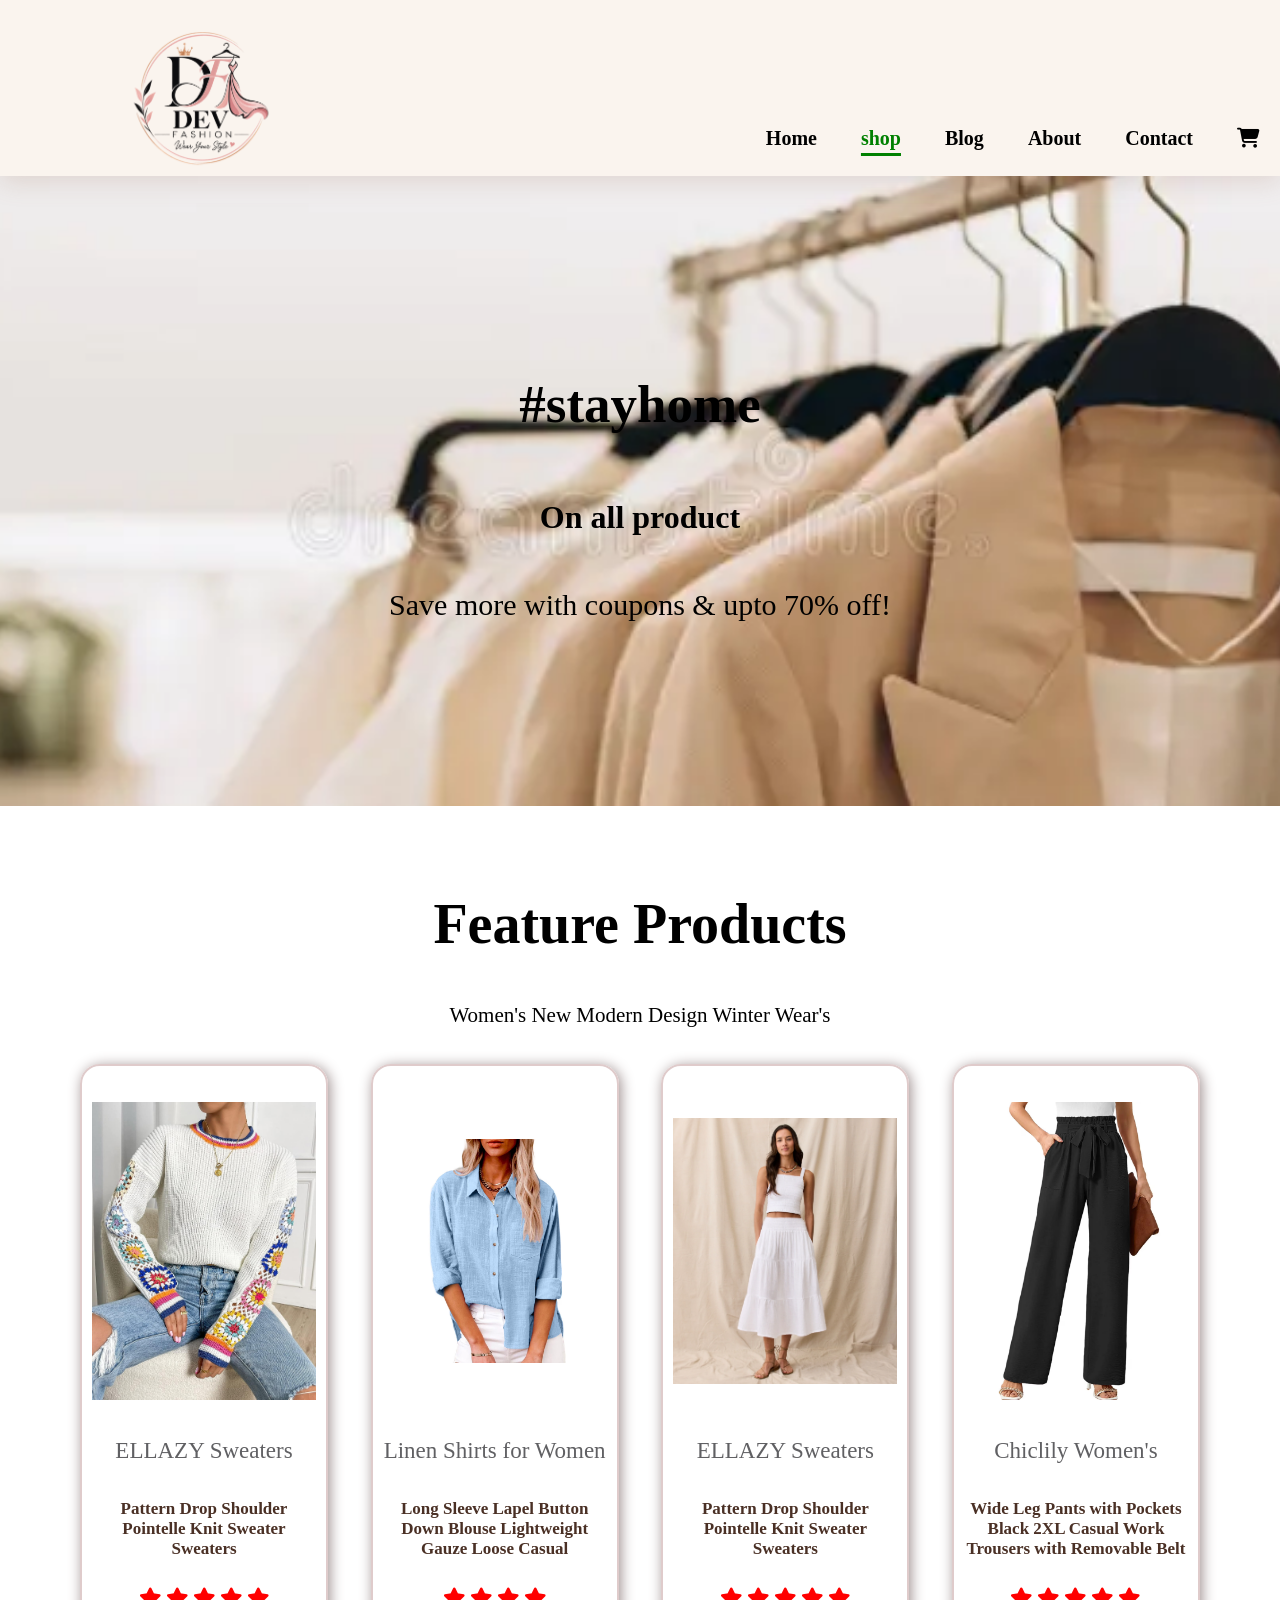
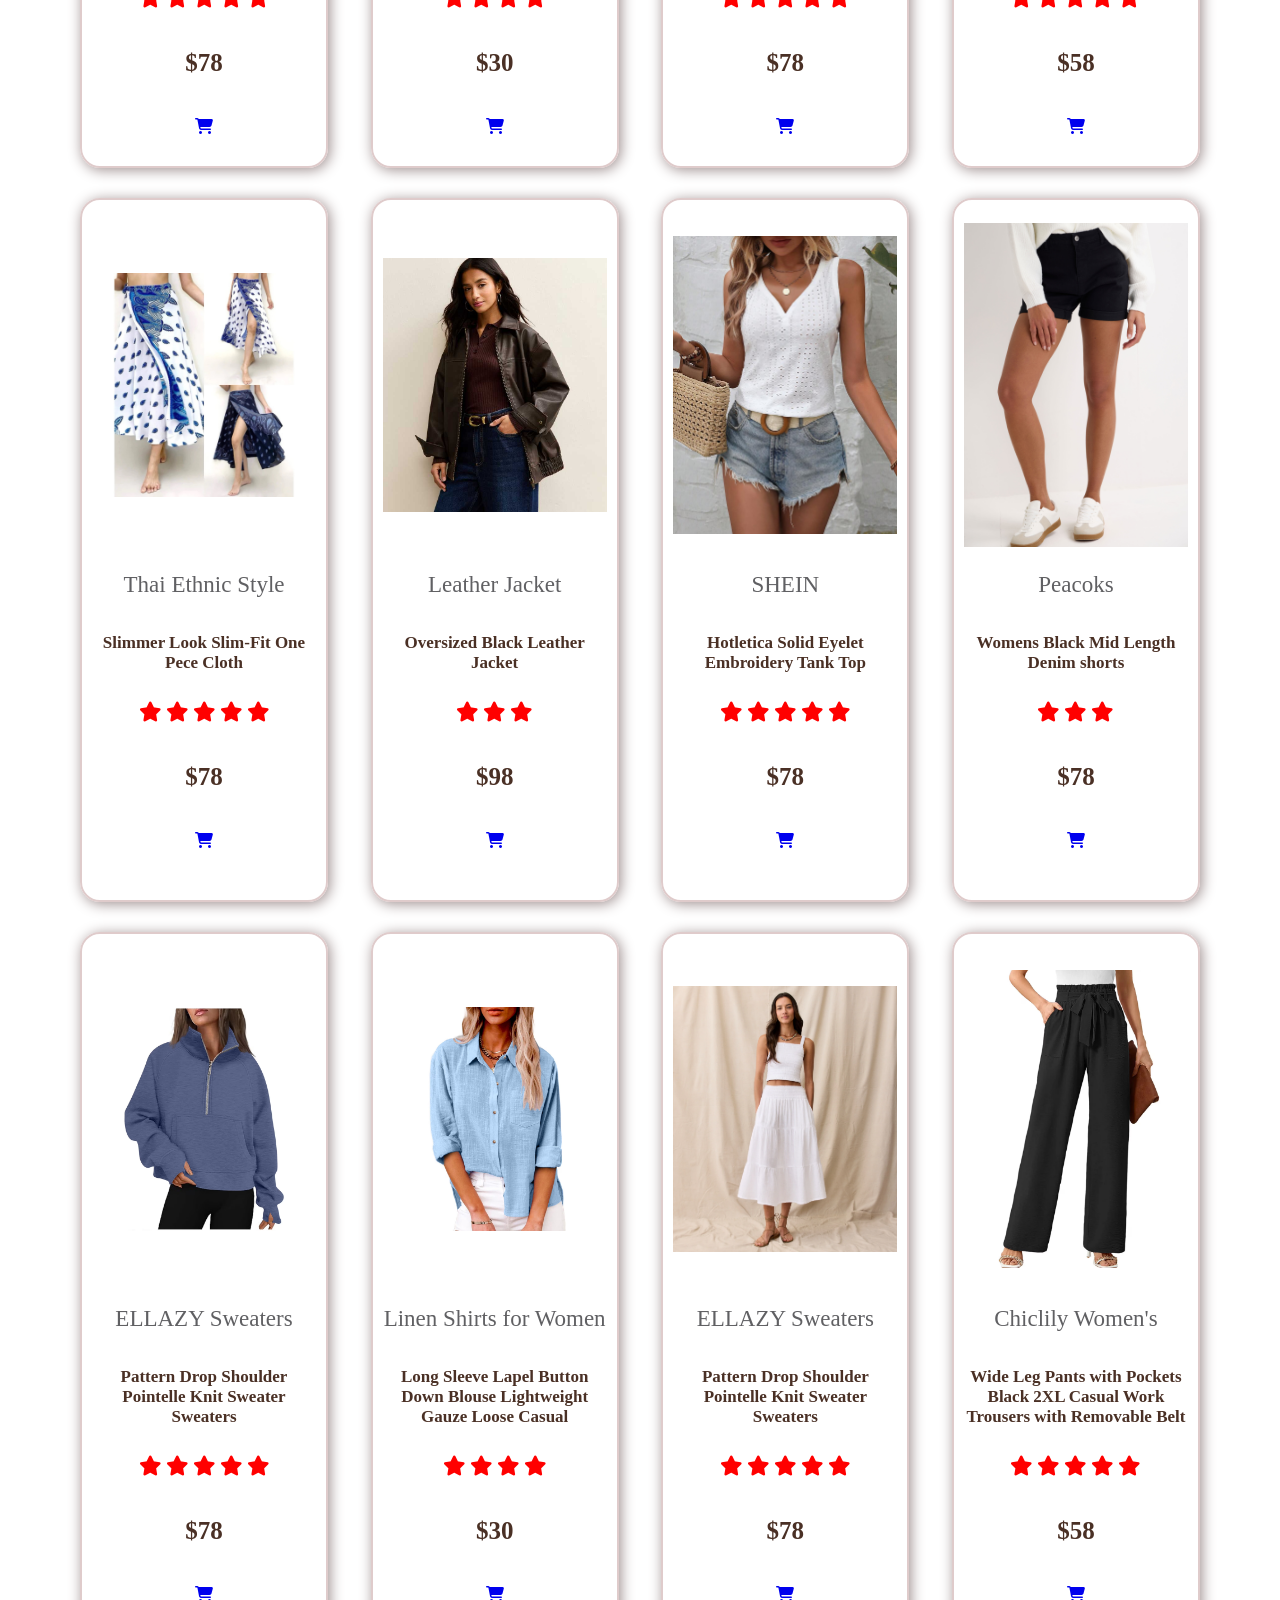
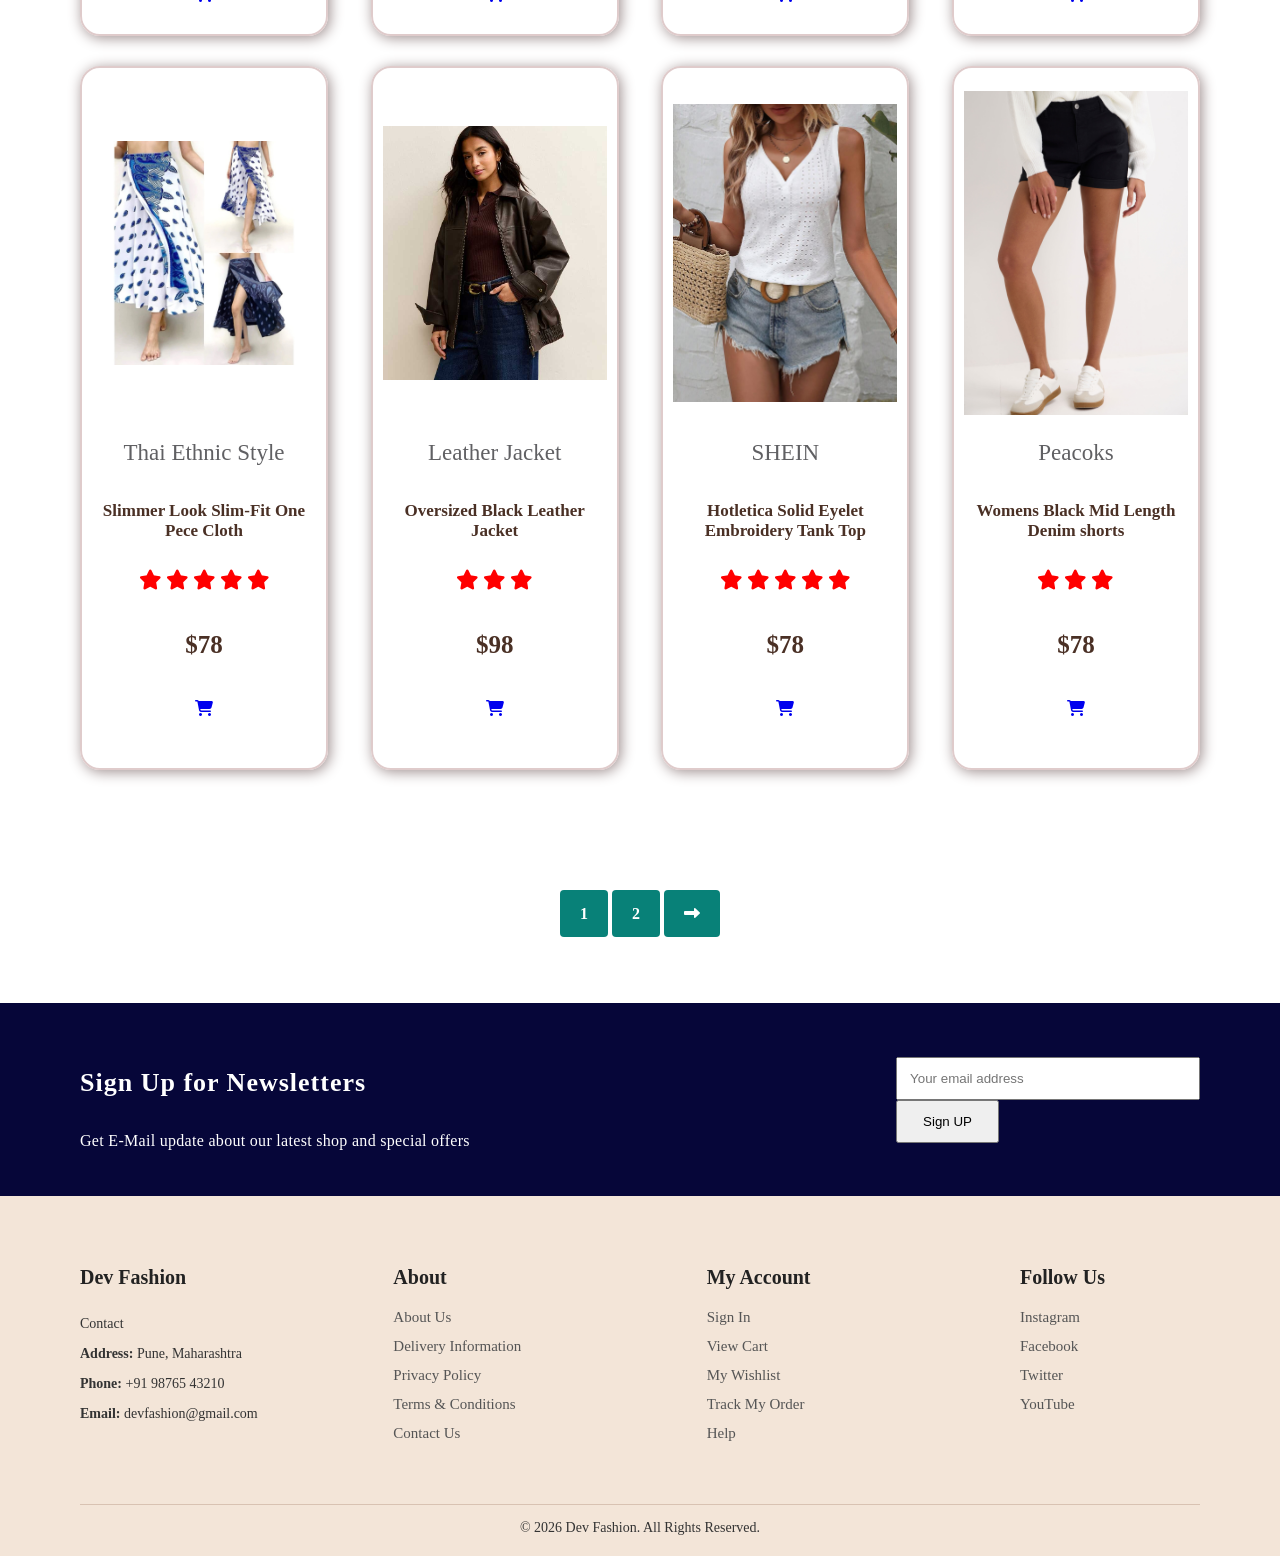
<file: shop.html>
<!doctype html>
<html lang="en">
  <head>
    <meta charset="UTF-8" />
    <meta name="viewport" content="width=device-width, initial-scale=1.0" />
    <title>E-commerce website</title>
    <link rel="stylesheet" href="./style.css" />
    <link rel="preconnect" href="https://fonts.googleapis.com" />
    <link rel="preconnect" href="https://fonts.gstatic.com" crossorigin />
    <link
      href="https://fonts.googleapis.com/css2?family=Elsie:wght@400;900&family=Playfair:ital,opsz,wght@0,5..1200,300..900;1,5..1200,300..900&display=swap"
      rel="stylesheet"
    />
    <link rel="stylesheet"
      href="https://cdnjs.cloudflare.com/ajax/libs/font-awesome/6.5.2/css/all.min.css">
  </head>
  <body>
    <nav class="navbar">
      <div class="logo">
        <img src="8edfddc2-84c4-4931-b039-c68adbf4a951.png" />
      </div>
      <div class="mobile-icons">
        <span>🛍</span>
        <span id="menu-btn">☰</span>
    </div>
      <div class="nav-item">
        <span><a href="index.html">Home</a></span>
        <span><a href="shop.html">shop</a></span>
        <span><a href="blog.html">Blog</a></span>
        <span><a href="about.html">About</a></span>
        <span><a href="contact.htm">Contact</a></span>
        <span><a href="cart.html"><i class="fa-solid fa-cart-shopping"></i></a></span>
      </div>
    </nav>
    <div class="page-header">
      <h2>#stayhome</h2>
      <h1>On all product</h1>
      <p>Save more with coupons & upto 70% off!</p>
    </div>


    <section id="product1" class="section-p1">
      <h1>Feature Products</h1>
      <p>Women's New Modern Design Winter Wear's</p>
      <div class="pro-container">

        <!-- 1st card -->
        <div class="pro">
          <img src="image/sweater.jpg" alt="" />
          <div class="des">
            <span>ELLAZY Sweaters</span>
            <h5>Pattern Drop Shoulder Pointelle Knit Sweater Sweaters </h5>
            <div class="start">
              <i class="fa-solid fa-star"></i>
              <i class="fa-solid fa-star"></i>
              <i class="fa-solid fa-star"></i>
              <i class="fa-solid fa-star"></i>
              <i class="fa-solid fa-star"></i>
            </div>
            <h4>$78</h4>
          </div>
          <a href="cart.html">
            <i class="fa-solid fa-cart-shopping"></i></i>
        </a>
        </div>

        <!-- 2nd card -->
        <div class="pro">
          <img src="image/shirt.avif" alt="" />
          <div class="des">
            <span>Linen Shirts for Women</span>
            <h5>Long Sleeve Lapel Button Down Blouse Lightweight Gauze Loose Casual</h5>
            <div class="start">
              <i class="fa-solid fa-star"></i>
              <i class="fa-solid fa-star"></i>
              <i class="fa-solid fa-star"></i>
              <i class="fa-solid fa-star"></i>
            </div>
            <h4>$30</h4>
          </div>
          <a href="cart.html">
            <i class="fa-solid fa-cart-shopping"></i></i>
        </a>
        </div>

        <!-- 3rd cart -->
        <div class="pro">
          <img src="image/white.webp" alt="" />
          <div class="des">
            <span>ELLAZY Sweaters</span>
            <h5>Pattern Drop Shoulder Pointelle Knit Sweater Sweaters </h5>
            <div class="start">
              <i class="fa-solid fa-star"></i>
              <i class="fa-solid fa-star"></i>
              <i class="fa-solid fa-star"></i>
              <i class="fa-solid fa-star"></i>
              <i class="fa-solid fa-star"></i>
            </div>
            <h4>$78</h4>
          </div>
          <a href="cart.html">
            <i class="fa-solid fa-cart-shopping"></i></i>
        </a>
        </div>

<!-- 4th card -->
        <div class="pro">
          <img src="image/pants.avif" alt="" />
          <div class="des">
            <span>Chiclily Women's</span>
            <h5>Wide Leg Pants with Pockets Black 2XL Casual Work Trousers with Removable Belt</h5>
            <div class="start">
              <i class="fa-solid fa-star"></i>
              <i class="fa-solid fa-star"></i>
              <i class="fa-solid fa-star"></i>
              <i class="fa-solid fa-star"></i>
              <i class="fa-solid fa-star"></i>
            </div>
            <h4>$58</h4>
          </div>
          <a href="cart.html">
            <i class="fa-solid fa-cart-shopping"></i></i>
        </a>
        </div>

<!-- 5th card -->
        <div class="pro">
          <img src="image/sk.jpg" alt="" />
          <div class="des">
            <span>Thai Ethnic Style</span>
            <h5>Slimmer Look Slim-Fit One Pece Cloth</h5>
            <div class="start">
              <i class="fa-solid fa-star"></i>
              <i class="fa-solid fa-star"></i>
              <i class="fa-solid fa-star"></i>
              <i class="fa-solid fa-star"></i>
              <i class="fa-solid fa-star"></i>
            </div>
            <h4>$78</h4>
          </div>
          <a href="cart.html">
            <i class="fa-solid fa-cart-shopping"></i></i>
        </a>
        </div>


        <!-- 6 card -->
        <div class="pro">
          <img src="image/over.jpg" alt="" />
          <div class="des">
            <span>Leather Jacket</span>
            <h5>Oversized Black Leather Jacket</h5>
            <div class="start">
              <i class="fa-solid fa-star"></i>
              <i class="fa-solid fa-star"></i>
              <i class="fa-solid fa-star"></i>
            </div>
            <h4>$98</h4>
          </div>
          <a href="cart.html">
            <i class="fa-solid fa-cart-shopping"></i></i>
        </a>
        </div>

<!-- 7 card -->
        <div class="pro">
          <img src="image/top.webp" alt="" />
          <div class="des">
            <span>SHEIN</span>
            <h5>Hotletica Solid Eyelet Embroidery Tank Top</h5>
            <div class="start">
              <i class="fa-solid fa-star"></i>
              <i class="fa-solid fa-star"></i>
              <i class="fa-solid fa-star"></i>
              <i class="fa-solid fa-star"></i>
              <i class="fa-solid fa-star"></i>
            </div>
            <h4>$78</h4>
          </div>
          <a href="cart.html">
            <i class="fa-solid fa-cart-shopping"></i></i>
        </a>
        </div>

<!-- 8 card -->
        <div class="pro">
          <img src="image/shorts.jpg" alt="" />
          <div class="des">
            <span>Peacoks</span>
            <h5>Womens Black Mid Length Denim shorts</h5>
            <div class="start">
              <i class="fa-solid fa-star"></i>
              <i class="fa-solid fa-star"></i>
              <i class="fa-solid fa-star"></i>
            </div>
            <h4>$78</h4>
          </div>
          <a href="cart.html">
            <i class="fa-solid fa-cart-shopping"></i></i>
        </a>
        </div>
            <!-- 1st card -->
        <div class="pro">
          <img src="image/wintercoll.avif" alt="" />
          <div class="des">
            <span>ELLAZY Sweaters</span>
            <h5>Pattern Drop Shoulder Pointelle Knit Sweater Sweaters </h5>
            <div class="start">
              <i class="fa-solid fa-star"></i>
              <i class="fa-solid fa-star"></i>
              <i class="fa-solid fa-star"></i>
              <i class="fa-solid fa-star"></i>
              <i class="fa-solid fa-star"></i>
            </div>
            <h4>$78</h4>
          </div>
          <a href="cart.html">
            <i class="fa-solid fa-cart-shopping"></i></i>
        </a>
        </div>

        <!-- 2nd card -->
        <div class="pro">
          <img src="image/shirt.avif" alt="" />
          <div class="des">
            <span>Linen Shirts for Women</span>
            <h5>Long Sleeve Lapel Button Down Blouse Lightweight Gauze Loose Casual</h5>
            <div class="start">
              <i class="fa-solid fa-star"></i>
              <i class="fa-solid fa-star"></i>
              <i class="fa-solid fa-star"></i>
              <i class="fa-solid fa-star"></i>
            </div>
            <h4>$30</h4>
          </div>
          <a href="cart.html">
            <i class="fa-solid fa-cart-shopping"></i></i>
        </a>
        </div>

        <!-- 3rd cart -->
        <div class="pro">
          <img src="image/white.webp" alt="" />
          <div class="des">
            <span>ELLAZY Sweaters</span>
            <h5>Pattern Drop Shoulder Pointelle Knit Sweater Sweaters </h5>
            <div class="start">
              <i class="fa-solid fa-star"></i>
              <i class="fa-solid fa-star"></i>
              <i class="fa-solid fa-star"></i>
              <i class="fa-solid fa-star"></i>
              <i class="fa-solid fa-star"></i>
            </div>
            <h4>$78</h4>
          </div>
          <a href="cart.html">
            <i class="fa-solid fa-cart-shopping"></i></i>
        </a>
        </div>

<!-- 4th card -->
        <div class="pro">
          <img src="image/pants.avif" alt="" />
          <div class="des">
            <span>Chiclily Women's</span>
            <h5>Wide Leg Pants with Pockets Black 2XL Casual Work Trousers with Removable Belt</h5>
            <div class="start">
              <i class="fa-solid fa-star"></i>
              <i class="fa-solid fa-star"></i>
              <i class="fa-solid fa-star"></i>
              <i class="fa-solid fa-star"></i>
              <i class="fa-solid fa-star"></i>
            </div>
            <h4>$58</h4>
          </div>
          <a href="cart.html">
            <i class="fa-solid fa-cart-shopping"></i></i>
        </a>
        </div>

<!-- 5th card -->
        <div class="pro">
          <img src="image/sk.jpg" alt="" />
          <div class="des">
            <span>Thai Ethnic Style</span>
            <h5>Slimmer Look Slim-Fit One Pece Cloth</h5>
            <div class="start">
              <i class="fa-solid fa-star"></i>
              <i class="fa-solid fa-star"></i>
              <i class="fa-solid fa-star"></i>
              <i class="fa-solid fa-star"></i>
              <i class="fa-solid fa-star"></i>
            </div>
            <h4>$78</h4>
          </div>
          <a href="cart.html">
            <i class="fa-solid fa-cart-shopping"></i></i>
        </a>
        </div>


        <!-- 6 card -->
        <div class="pro">
          <img src="image/over.jpg" alt="" />
          <div class="des">
            <span>Leather Jacket</span>
            <h5>Oversized Black Leather Jacket</h5>
            <div class="start">
              <i class="fa-solid fa-star"></i>
              <i class="fa-solid fa-star"></i>
              <i class="fa-solid fa-star"></i>
            </div>
            <h4>$98</h4>
          </div>
          <a href="cart.html">
            <i class="fa-solid fa-cart-shopping"></i></i>
        </a>
        </div>

<!-- 7 card -->
        <div class="pro">
          <img src="image/top.webp" alt="" />
          <div class="des">
            <span>SHEIN</span>
            <h5>Hotletica Solid Eyelet Embroidery Tank Top</h5>
            <div class="start">
              <i class="fa-solid fa-star"></i>
              <i class="fa-solid fa-star"></i>
              <i class="fa-solid fa-star"></i>
              <i class="fa-solid fa-star"></i>
              <i class="fa-solid fa-star"></i>
            </div>
            <h4>$78</h4>
          </div>
          <a href="cart.html">
            <i class="fa-solid fa-cart-shopping"></i></i>
        </a>
        </div>

<!-- 8 card -->
        <div class="pro">
          <img src="image/shorts.jpg" alt="" />
          <div class="des">
            <span>Peacoks</span>
            <h5>Womens Black Mid Length Denim shorts</h5>
            <div class="start">
              <i class="fa-solid fa-star"></i>
              <i class="fa-solid fa-star"></i>
              <i class="fa-solid fa-star"></i>
            </div>
            <h4>$78</h4>
          </div>
          <a href="cart.html">
            <i class="fa-solid fa-cart-shopping"></i></i>
        </a>
        </div>
      </div>
    </section>


    <section id="pagination" class="section-p1 section-m1">
    <a href="#">1</a>
    <a href="#">2</a>
    <a href="#"><i class="fas fa-long-arrow-alt-right"></i></a>
</section>

        <section id="newsletter">
          <div class="newstext">
            <h4>Sign Up for Newsletters</h4>
            <p>Get E-Mail update about our latest shop and <span>special offers</span></p>
          </div>
          <div class="form">
            <input type="text" placeholder="Your email address">
            <button>Sign UP</button>
          </div>
        </div>
    </section>



        <footer class="footer">

    <div class="footer-col">
        <h3>Dev Fashion</h3>
        <p>Contact</p>
        <p><strong>Address:</strong> Pune, Maharashtra</p>
        <p><strong>Phone:</strong> +91 98765 43210</p>
        <p><strong>Email:</strong> devfashion@gmail.com</p>
    </div>

    <div class="footer-col">
        <h3>About</h3>
        <a href="#">About Us</a>
        <a href="#">Delivery Information</a>
        <a href="#">Privacy Policy</a>
        <a href="#">Terms & Conditions</a>
        <a href="#">Contact Us</a>
    </div>

    <div class="footer-col">
        <h3>My Account</h3>
        <a href="#">Sign In</a>
        <a href="#">View Cart</a>
        <a href="#">My Wishlist</a>
        <a href="#">Track My Order</a>
        <a href="#">Help</a>
    </div>

    <div class="footer-col">
        <h3>Follow Us</h3>
        <a href="#">Instagram</a>
        <a href="#">Facebook</a>
        <a href="#">Twitter</a>
        <a href="#">YouTube</a>
    </div>

    <div class="footer-bottom">
        <p>© 2026 Dev Fashion. All Rights Reserved.</p>
    </div>

</footer>
    
    <script src="script.js"></script>
  </body>
</html>
</file>
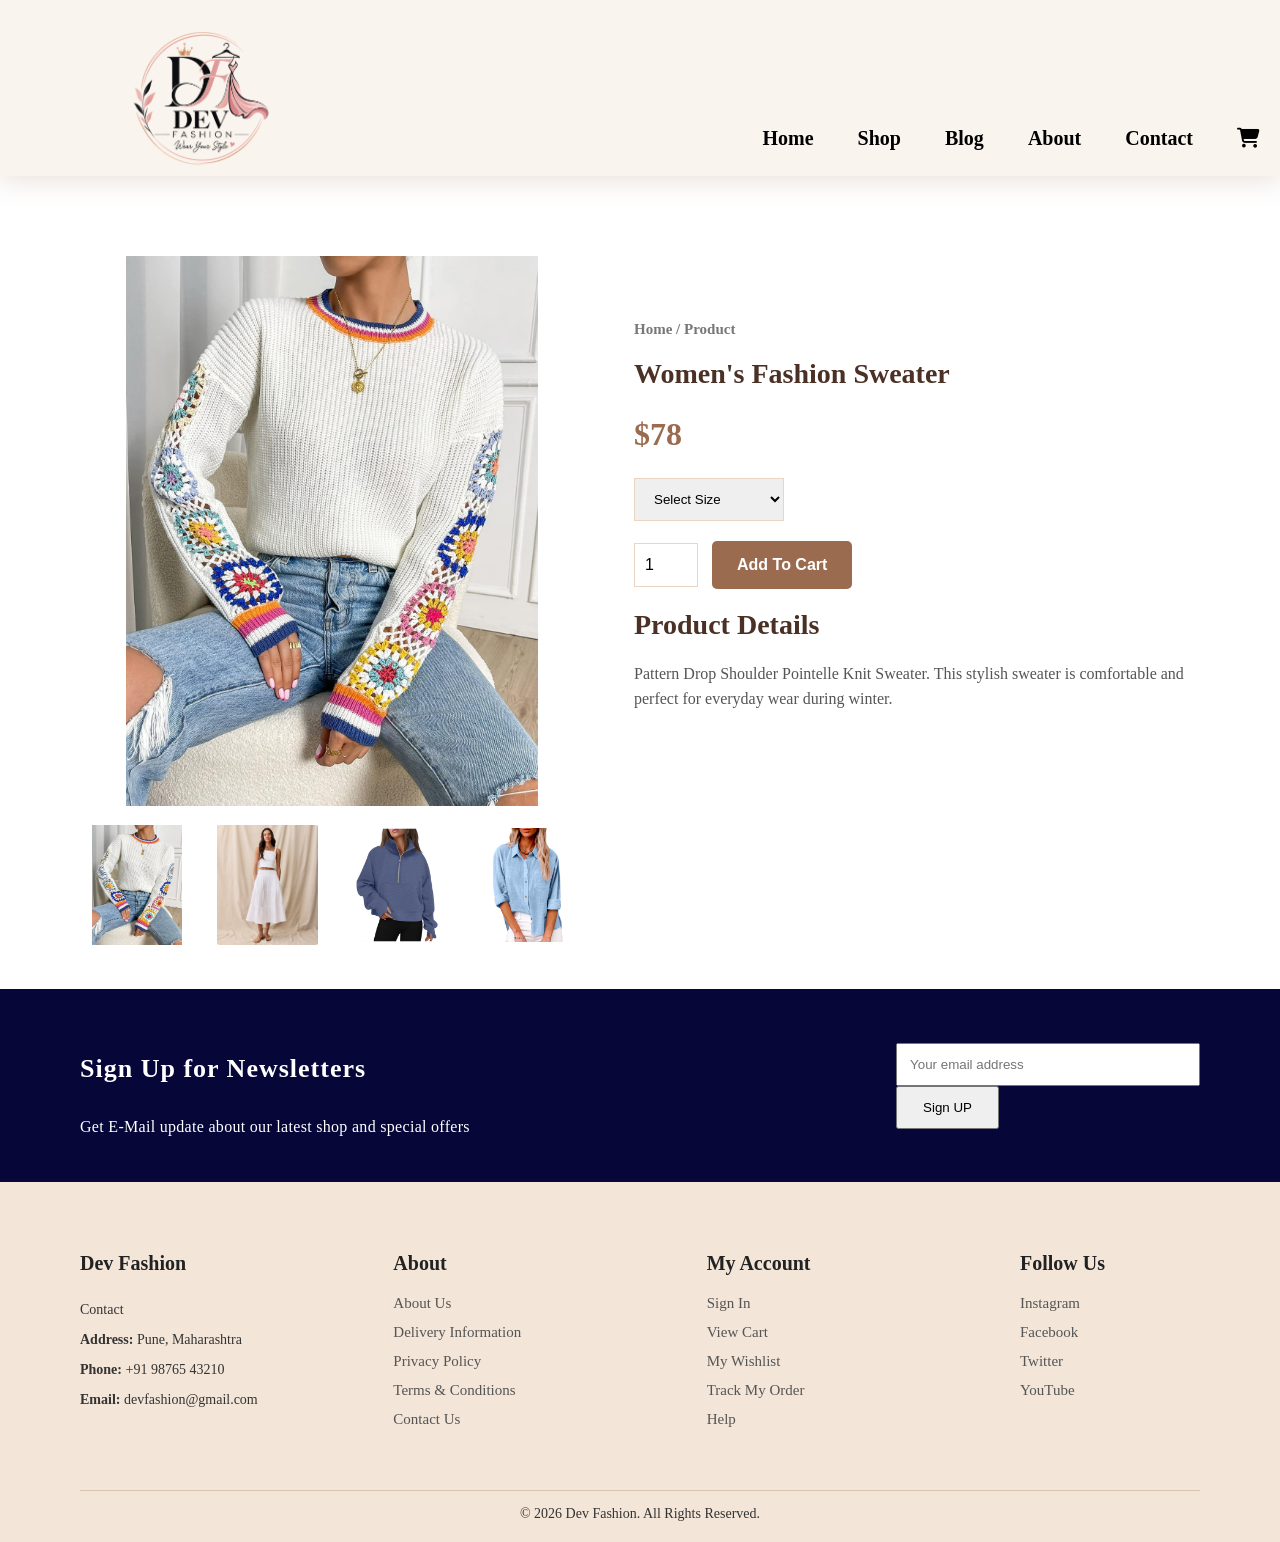
<file: sproduct.html>
<!doctype html>
<html lang="en">
  <head>
    <meta charset="UTF-8" />
    <meta name="viewport" content="width=device-width, initial-scale=1.0" />

    <title>Product - Dev Fashion</title>

    <link rel="stylesheet" href="./style.css" />

    <link rel="preconnect" href="https://fonts.googleapis.com" />
    <link rel="preconnect" href="https://fonts.gstatic.com" crossorigin />

    <link
      href="https://fonts.googleapis.com/css2?family=Elsie:wght@400;900&family=Playfair:ital,opsz,wght@0,5..1200,300..900;1,5..1200,300..900&display=swap"
      rel="stylesheet"
    />

    <link
      rel="stylesheet"
      href="https://cdnjs.cloudflare.com/ajax/libs/font-awesome/6.5.2/css/all.min.css"
    />
  </head>

  <body>
    <!-- NAVBAR -->

    <nav class="navbar">
      <div class="logo">
        <img src="8edfddc2-84c4-4931-b039-c68adbf4a951.png" />
      </div>

      <div class="mobile-icons">
        <span>🛍</span>
        <span id="menu-btn">☰</span>
      </div>

      <div class="nav-item">
        <span>
          <a href="index.html">Home</a>
        </span>

        <span>
          <a href="shop.html">Shop</a>
        </span>

        <span>
          <a href="blog.html">Blog</a>
        </span>

        <span>
          <a href="about.html">About</a>
        </span>

        <span>
          <a href="contact.html">Contact</a>
        </span>

        <span>
          <a href="cart.html">
            <i class="fa-solid fa-cart-shopping"></i>
          </a>
        </span>
      </div>
    </nav>

    <!-- SINGLE PRODUCT -->

    <section id="prodetails" class="section-p1">
      <!-- LEFT SIDE -->

      <div class="single-pro-image">
        <img src="image/sweater.jpg" width="100%" id="MainImg" alt="Product" />

        <div class="small-img-group">
          <div class="small-img-col">
            <img
              src="image/sweater.jpg"
              width="100%"
              class="small-img"
              alt=""
            />
          </div>

          <div class="small-img-col">
            <img src="image/white.webp" width="100%" class="small-img" alt="" />
          </div>

          <div class="small-img-col">
            <img
              src="image/wintercoll.avif"
              width="100%"
              class="small-img"
              alt=""
            />
          </div>

          <div class="small-img-col">
            <img src="image/shirt.avif" width="100%" class="small-img" alt="" />
          </div>
        </div>
      </div>

      <!-- RIGHT SIDE -->

      <div class="single-pro-details">
        <h6>Home / Product</h6>

        <h4>Women's Fashion Sweater</h4>

        <h2>$78</h2>

        <select>
          <option>Select Size</option>

          <option>Small</option>

          <option>Medium</option>

          <option>Large</option>

          <option>XL</option>
        </select>

        <input type="number" id="quantity" name="quantity" value="1" min="1" />

        <button class="normal" id="addToCart">Add To Cart</button>

        <h4>Product Details</h4>

        <span>
          Pattern Drop Shoulder Pointelle Knit Sweater. This stylish sweater is
          comfortable and perfect for everyday wear during winter.
        </span>
      </div>
    </section>

    <!-- NEWSLETTER -->

    <section id="newsletter">
      <div class="newstext">
        <h4>Sign Up for Newsletters</h4>

        <p>
          Get E-Mail update about our latest shop and
          <span>special offers</span>
        </p>
      </div>

      <div class="form">
        <input type="text" placeholder="Your email address" />

        <button>Sign UP</button>
      </div>
    </section>

    <!-- FOOTER -->

    <footer class="footer">
      <div class="footer-col">
        <h3>Dev Fashion</h3>

        <p>Contact</p>

        <p>
          <strong>Address:</strong>
          Pune, Maharashtra
        </p>

        <p>
          <strong>Phone:</strong>
          +91 98765 43210
        </p>

        <p>
          <strong>Email:</strong>
          devfashion@gmail.com
        </p>
      </div>

      <div class="footer-col">
        <h3>About</h3>

        <a href="#">About Us</a>

        <a href="#">Delivery Information</a>

        <a href="#">Privacy Policy</a>

        <a href="#">Terms & Conditions</a>

        <a href="#">Contact Us</a>
      </div>

      <div class="footer-col">
        <h3>My Account</h3>

        <a href="#">Sign In</a>

        <a href="#">View Cart</a>

        <a href="#">My Wishlist</a>

        <a href="#">Track My Order</a>

        <a href="#">Help</a>
      </div>

      <div class="footer-col">
        <h3>Follow Us</h3>

        <a href="#">Instagram</a>

        <a href="#">Facebook</a>

        <a href="#">Twitter</a>

        <a href="#">YouTube</a>
      </div>

      <div class="footer-bottom">
        <p>© 2026 Dev Fashion. All Rights Reserved.</p>
      </div>
    </footer>

    <!-- EXTERNAL JAVASCRIPT -->

    <script src="script.js"></script>
  </body>
</html>
</file>
<file: style.css>
body {
  margin: 0;
  padding: 0;
  width: 100%;
  overflow-x: hidden;
}

.login-container {
    min-height: 100vh;
    display: flex;
    justify-content: center;
    align-items: center;
}

.loginpage {
    background-color: white;
    width: 320px;
    padding: 25px;
    border: 1px solid gray;
    border-radius: 8px;
    box-shadow: 0 6px 18px rgba(0, 0, 0, 0.2);
    display: flex;
    justify-content: center;
    align-items: center;
}

.login-form {
    width: 100%;
    display: flex;
    flex-direction: column;
    padding: 10px;
}

.login-form h2 {
    text-align: center;
    font-size: 22px;
    margin-bottom: 20px;
    color: #29476b;
}

.user-icon {
    width: 55px;
    height: 55px;
    margin: 0 auto 20px;
    border-radius: 50%;
    background-color: #e8ebef;
    display: flex;
    justify-content: center;
    align-items: center;
    font-size: 27px;
}

.login-form input {
    border: 1px solid #cbd2dc;
    border-radius: 5px;
    font-size: 16px;
    outline: none;
}

.login-form input:focus {
    border-color: #29476b;
}

.same {
    margin: 5px;
    padding: 12px;
}

.forgot {
    text-align: right;
    margin: 7px;
    font-size: 14px;
    color: #64748b;
    cursor: pointer;
}

.buttons {
    display: flex;
    flex-direction: column;
    align-items: center;
}

.login-button {
    background-color: #111827;
    color: white;
    border: none;
    border-radius: 5px;
    padding: 12px 30px;
    font-size: 15px;
    cursor: pointer;
}

.login-button:hover {
    background-color: #29476b;
}

.buttons p {
    font-size: 14px;
    color: #777;
    margin: 10px;
}

.social {
    width: calc(100% - 10px);
    background-color: white;
    border: 1px solid #cbd2dc;
    border-radius: 5px;
    color: #344054;
    cursor: pointer;
    text-align: center;
    font-size: 15px;
}

.social:hover {
    background-color: #f5f6f8;
}

.signup {
    text-align: center;
}

.signup span {
    text-decoration: underline;
    cursor: pointer;
}
button.normal {
  font-size: 14px;
  font-weight: 600;
  padding: 15px;
}

.navbar {
  width: 100%;
  height: 176px;
  position: relative;
  box-shadow: 0 5px 25px rgba(154, 107, 79, 0.2);
  position: sticky;
  z-index: 999;
  top: 0;
  left: 0;
  background-color: #faf4ee;
}
.navbar img {
  width: 150px;
  height: 156px;
  margin-left: 127px;
  margin-top: 22px;
}
.nav-item {
  position: absolute;
  right: 0px;
  top: 104px;
  text-decoration: none;
}
.nav-item span {
  padding: 20px;
  font-size: x-large;
  cursor: pointer;
  display: inline-block;
  transition: transform 0.3s ease;
}
.nav-item a {
  text-decoration: none;
  color: #4a3025;
  font-size: 20px;
  font-weight: 600;
}

.nav-item span:hover {
  text-decoration: underline;
  cursor: pointer;
  color: green;
  text-decoration-thickness: 5px;
  transform: scale(1.2);
}
.nav-item a {
  text-decoration: none;
  color: #000;
}

.nav-item a.active {
  color: green;
  text-decoration: underline;
  text-decoration-thickness: 3px;
  text-underline-offset: 8px;
}

/* herocont */
.herocont {
  font-family: "Elsie", serif;
  background-image: url(3d712e6f-3460-47a9-ab00-602f41634738.png);
  height: 90vh;
  width: 100%;
  background-size: cover;
  background-position: top 25% right 0;
  padding: 0 80px;
  display: flex;
  align-items: flex-start;
  justify-content: center;
  flex-direction: column;
  margin-top: 2px;
}
.herocont h4 {
  font-size: 44px;
}
.herocont h2 {
  font-size: 55px;
}
.herocont h1 {
  font-size: 60px;
}
.herocont p {
  font-size: 19px;
}

.herocont h1,
.herocont h2,
.herocont h4,
.herocont p {
  margin: 14px 0;
}

.herocont button {
  background-image: url(image/2f8c9b1b-b4cb-4f8c-810a-5eacfceb74cf.png);
  border: none;
  background-size: 100% 100%;
  background-repeat: no-repeat;
  /* background-position: center; */
  background-color: transparent;
  padding: 14px 80px 14px 65px;
  cursor: pointer;
  font-weight: 800;
  font-size: 20px;
}

.section-p1 {
  padding: 40px 80px;
}
.section-m1 {
  margin: 40px 0;
}
/* 2. Switch #feature to an auto-fitting grid */

#feature {
  display: flex;
  align-items: center;
  justify-content: center; /* Center the cards cleanly */
  flex-wrap: wrap;         /* Allows cards to wrap into rows */
  gap: 25px;               /* Handles spacing without edge overflow */
}

/* Updated Flex items */
#feature .fe-box {
  flex-wrap: wrap;
  max-width: 100%;
  text-align: center;
  padding:10px 10px;
  box-shadow: 0 6px 18px rgba(154, 107, 79, 0.18);
  border: 1px solid #e8d5c4;
  background-color: #faf4ee;
  transition: transform 0.3s ease;
  border-radius: 38px;
  height:30vh;
}

.fe-box:hover {
  transform:scale(1.1); /* Cleaner hover than scale(1.1), which also clips */
}

.fe-box img {
  width: 100%;
  height: 180px;
  margin-bottom: 10px;
  object-fit: contain;
}
.fe-box h5 {
  background-color: pink;
  padding: 12px 13px;
  margin: 7px 19px;
  border-radius: 12px;
}
#feature .fe-box:nth-child(1) h5 {
  background-color: lightblue;
}
#feature .fe-box:nth-child(2) h5 {
  background-color: lightpink;
}
#feature .fe-box:nth-child(3) h5 {
  background-color: lightgreen;
}
#feature .fe-box:nth-child(4) h5 {
  background-color: lightyellow;
}
#feature .fe-box:nth-child(5) h5 {
  background-color: lightcoral;
}

#product1 {
  text-align: center;
}

#product1 .pro {
  width: 20%;
  min-width: 200px;
  padding: 10px 10px;
  border: 2px solid #dfcbcb;
  border-radius: 20px;
  cursor: pointer;
  box-shadow: 2px 2px 14px #9e8f8f;
  margin: 15px 0;
  height: 680px;
  object-fit: contain;
  transition: 0.3s ease;
}
#product1 .pro:hover {
  transform: translateY(-8px);
  box-shadow: 0 12px 25px rgba(154, 107, 79, 0.25);
}
#product1 .pro img {
  width: 100%;
  height: 350px;
  object-fit: contain;
  border-radius: 12px;
}
#product1 .pro .des {
  text-align: center;
  padding: 8px 0;
}

#product1 .pro .des span {
  color: #606063;
  font-size: 23px;
}

#product1 .pro .des h5 {
  font-size: 17px;
  padding-top: 7px;
  color: #4a3025;
}
#product1 .pro .des i {
  font-size: 20px;
  color: red;
}

#product1 .pro .des h4 {
  padding-top: 7px;
  font-size: 25px;
  font-weight: 700;
  color: #4a3025;
}
#product1 .pro .cart {
  width: 40px;
  height: 40px;
  line-height: 40px;
  border-radius: 50%;
  font-weight: 500;
  background-color: #e8d5c4;
  color: #4a3025;
  display: inline-block;
  text-align: center;
}

#product1 .pro-container {
  display: flex;
  align-items: center;
  justify-content: space-between;
  flex-wrap: wrap;
}

#product1 h1 {
  font-size: 56px;
}
#product1 p {
  font-size: 21px;
}

#banner {
  background-image: url(image/banner.jpg);
  background-repeat: no-repeat;
  width: 100%;
  background-size: cover;
  display: flex;
  justify-content: center;
  align-items: center;
  flex-direction: column;
  background-color: black;
  color: black;
  margin: 5px 0 5px 0;
  padding: 23px;
}
#banner span {
  color: red;
  font-size: 55px;
}
#banner h2 {
  font-size: 53px;
}
#banner h4 {
  font-size: 49px;
}
#banner button {
  background-color: white;
  padding: 10px 10px;
  border-radius: 11px;
  border: 2px solid black;
  cursor: pointer;
  box-shadow: 2px 2px 21px #663838;
}

#sm-banner {
  display: flex;
  justify-content: space-between;
  flex-wrap: wrap;
  gap: 25px;
  padding: 20px;
}
#sm-banner .banner-box {
  background-image: url(image/orangr.jpg);
  background-repeat: no-repeat;
  width: 48%;
  background-size: cover;
  background-position: center;
  display: flex;
  justify-content: center;
  align-items: flex-start;
  flex-direction: column;
  background-color: black;
  color: black;
  margin: 0px;
  box-sizing: border-box;
  padding: 30px;
  height: 50vh;
}
#sm-banner h4 {
  color: white;
  font-size: 28px;
  font-weight: 600;
  margin: 0 0 10px 0;
  padding: 0;
}

#sm-banner h2 {
  color: white;
  font-size: 42px;
  font-weight: 800;
  margin: 0 0 15px 0;
}

#sm-banner span {
  color: white;
  font-size: 18px;
  font-weight: 500;
  margin-bottom: 20px;
}

#sm-banner button {
  font-size: 16px;
  font-weight: 600;
  padding: 12px 25px;
}

#sm-banner .banner-box:nth-child(1) {
  background-image: url("image/banner1f.png");
}

#sm-banner .banner-box:nth-child(2) {
  background-image: url("image/banner2.png");
}

#newsletter {
  display: flex;
  justify-content: space-between;
  flex-wrap: wrap;
  align-items: center;
  background-color: rgb(6, 6, 57);
  color: white;
  padding: 30px 80px;
}

#newsletter form {
  width: 34%;
  display: flex;
  align-items: center;
}

#newsletter input {
  width: 100%;
  padding: 12px;
  box-sizing: border-box;
}

#newsletter button {
  padding: 12px 25px;
  white-space: nowrap;
}
#newsletter h4 {
  font-size: 26px;
  font-weight: 600;
  letter-spacing: 1px;
}

#newsletter p {
  font-size: 16px;
  font-weight: 400;
  letter-spacing: 0.3px;
}

.footer {
  display: flex;
  justify-content: space-between;
  flex-wrap: wrap;
  background-color: #f3e5d8;
  padding: 50px 80px 20px;
  color: #333;
}

.footer-col {
  display: flex;
  flex-direction: column;
  margin-bottom: 30px;
  min-width: 180px;
}

.footer-col h3 {
  font-size: 20px;
  font-weight: 600;
  margin-bottom: 20px;
  color: #222;
}

.footer-col p {
  font-size: 14px;
  margin: 7px 0;
}

.footer-col a {
  text-decoration: none;
  color: #555;
  font-size: 15px;
  margin-bottom: 12px;
  transition: 0.3s;
}

.footer-col a:hover {
  color: #8b5e3c;
  padding-left: 5px;
}

.footer-bottom {
  width: 100%;
  text-align: center;
  border-top: 1px solid #d8c2b2;
  margin-top: 20px;
  padding-top: 15px;
}

.footer-bottom p {
  font-size: 14px;
  margin: 0;
}

.mobile-icons {
  display: none;
}

/* shop css */
.page-header {
  background-image: url("image/bannerp.webp");
  width: 100%;
  height: 70vh;
  background-repeat: no-repeat;
  background-size: cover;
  background-position: center;
  display: flex;
  justify-content: center;
  align-items: center;
  flex-direction: column;
}

.page-header h2 {
  font-size: 53px;
}
.page-header p {
  font-size: 30px;
}

/* pagination */

#pagination {
  text-align: center;
}
#pagination a {
  text-decoration: none;
  background-color: #088178;
  padding: 15px 20px;
  border-radius: 4px;
  color: white;
  font-weight: 600;
}

/* single product */
#prodetails {
  display: flex;
  margin-top: 40px;
  padding: 40px 80px;
  gap: 50px;
}

.single-pro-image {
  width: 45%;
}

.single-pro-image > img {
  width: 100%;
  height: 550px;
  object-fit: contain;
  border-radius: 15px;
}

.small-img-group {
  display: flex;
  justify-content: space-between;
  gap: 15px;
  margin-top: 15px;
}

.small-img-col {
  flex-basis: 24%;
  cursor: pointer;
}

.small-img {
  width: 100%;
  height: 120px;
  object-fit: contain;
  border-radius: 10px;
}

.single-pro-details {
  width: 50%;
  padding-top: 30px;
}

.single-pro-details h6 {
  font-size: 15px;
  color: #777;
  margin-bottom: 20px;
}

.single-pro-details h4 {
  font-size: 28px;
  color: #4a3025;
  margin: 20px 0;
}

.single-pro-details h2 {
  font-size: 32px;
  color: #9a6b4f;
  margin-bottom: 25px;
}

.single-pro-details select {
  display: block;
  padding: 12px 15px;
  width: 150px;
  margin-bottom: 20px;
  border: 1px solid #e8d5c4;
  outline: none;
}

.single-pro-details input {
  width: 50px;
  height: 40px;
  padding-left: 10px;
  font-size: 16px;
  border: 1px solid #e8d5c4;
  outline: none;
  margin-right: 10px;
}

.single-pro-details .normal {
  background-color: #9a6b4f;
  color: white;
  border: none;
  padding: 15px 25px;
  font-size: 16px;
  font-weight: 600;
  cursor: pointer;
  border-radius: 5px;
}

.single-pro-details .normal:hover {
  background-color: #4a3025;
}

.single-pro-details span {
  display: block;
  line-height: 25px;
  font-size: 16px;
  color: #555;
  max-width: 600px;
}

/* cart page */
/* CART PAGE */

#cart {
  padding: 40px 80px;
}

#cart h2 {
  text-align: center;
  color: #4a3025;
  margin-bottom: 40px;
}

/* CART TABLE */

#cart table {
  border-collapse: collapse;
  margin: auto;
}

#cart thead {
  background-color: #e8d5c4;
}

#cart th {
  padding: 18px;
  color: #4a3025;
  font-size: 16px;
}

#cart td {
  padding: 15px;
  text-align: center;
  border-bottom: 1px solid #e8d5c4;
}

/* PRODUCT IMAGE */

#cart td img {
  width: 80px;
  height: 80px;
  object-fit: contain;
}

/* REMOVE BUTTON */

#cart td button {
  background-color: #9a6b4f;
  color: white;
  border: none;
  padding: 8px 15px;
  border-radius: 5px;
  cursor: pointer;
}

#cart td button:hover {
  background-color: #4a3025;
}

/* blog */
/* BLOG */

.blog-header {
  text-align: center;
  padding: 70px 20px;
  background-color: #e8d5c4;
}

.blog-header h2 {
  font-size: 40px;
  color: #4a3025;
  margin-bottom: 10px;
}

.blog-header p {
  font-size: 18px;
}

#blog {
  text-align: center;
}

#blog h1 {
  color: #4a3025;
}

.blog-container {
  display: flex;
  justify-content: center;
  gap: 30px;
  flex-wrap: wrap;
  margin-top: 40px;
}

.blog-box {
  width: 300px;
  background-color: #faf4ee;
  border-radius: 12px;
  overflow: hidden;
  box-shadow: 0 5px 20px rgba(74, 48, 37, 0.15);
  text-align: left;
}

.blog-box img {
  width: 100%;
  height: 250px;
  object-fit: cover;
}

.blog-content {
  padding: 20px;
}

.blog-content h3 {
  color: #4a3025;
  font-size: 22px;
}

.blog-content p {
  line-height: 1.6;
}

.blog-content a {
  color: #9a6b4f;
  font-weight: bold;
  text-decoration: none;
}

.blog-content a:hover {
  text-decoration: underline;
}

/* CONTACT PAGE */

.contact-header {
  text-align: center;
  padding: 70px 20px;
  background-color: #e8d5c4;
}

.contact-header h2 {
  font-size: 40px;
  color: #4a3025;
  margin-bottom: 10px;
}

.contact-header p {
  font-size: 18px;
  color: #555;
}

#contact {
  padding: 70px 80px;
  background-color: #faf4ee;
}

.contact-container {
  max-width: 1100px;
  margin: auto;
  display: flex;
  justify-content: space-between;
  gap: 70px;
}

.contact-info {
  width: 45%;
}

.contact-info h3,
.contact-form h3 {
  font-size: 28px;
  color: #4a3025;
  margin-bottom: 20px;
}

.contact-info > p {
  font-size: 17px;
  line-height: 1.7;
  color: #555;
  margin-bottom: 15px;
}

.contact-detail {
  display: flex;
  align-items: flex-start;
  gap: 18px;
  margin-top: 25px;
}

.contact-detail i {
  font-size: 22px;
  color: #9a6b4f;
  margin-top: 5px;
}

.contact-detail h4 {
  margin: 0 0 5px;
  font-size: 18px;
  color: #4a3025;
}

.contact-detail p {
  margin: 3px 0;
  color: #555;
}

.contact-form {
  width: 50%;
  padding: 30px;
  background-color: white;
  border-radius: 12px;
  box-shadow: 0 5px 20px rgba(74, 48, 37, 0.12);
  box-sizing: border-box;
}

.contact-form label {
  display: block;
  margin-bottom: 7px;
  color: #4a3025;
  font-weight: 600;
}

.contact-form input,
.contact-form textarea {
  width: 100%;
  padding: 14px;
  margin-bottom: 18px;
  border: 1px solid #e8d5c4;
  border-radius: 6px;
  font-size: 16px;
  box-sizing: border-box;
  outline: none;
  font-family: inherit;
}

.contact-form textarea {
  resize: vertical;
}

.contact-form input:focus,
.contact-form textarea:focus {
  border-color: #9a6b4f;
}

.contact-form button {
  background-color: #9a6b4f;
  color: white;
  border: none;
  padding: 14px 28px;
  border-radius: 6px;
  cursor: pointer;
  font-size: 16px;
  font-weight: 600;
}

.contact-form button:hover {
  background-color: #4a3025;
}

.contact-footer {
  text-align: center;
  padding: 35px 20px;
  background-color: #4a3025;
  color: white;
}

.contact-footer h3 {
  font-size: 25px;
  margin-bottom: 10px;
}

.contact-footer p {
  margin: 8px;
}

/* MOBILE */

@media (max-width: 799px) {
  .contact-header {
    padding: 50px 20px;
  }

  .contact-header h2 {
    font-size: 32px;
  }

  #contact {
    padding: 40px 20px;
  }

  .contact-container {
    flex-direction: column;
    gap: 40px;
  }

  .contact-info,
  .contact-form {
    width: 100%;
  }

  .contact-form {
    padding: 20px;
  }
}


/* responsive */

@media (max-width: 799px) {
  /* NAVBAR */

  .navbar {
    width: 100%;
    height: 70px;

    display: flex;
    align-items: center;
    justify-content: space-between;

    padding: 0 20px;
    box-sizing: border-box;

    position: sticky;
    top: 0;
    z-index: 999;

    background-color: #faf4ee;
    box-shadow: 0 4px 15px rgba(154, 107, 79, 0.2);
  }

  .navbar img {
    width: 85px;
    height: auto;
    margin: 0;
  }

  /* MOBILE ICONS */

  .mobile-icons {
    display: flex;
    align-items: center;
    gap: 18px;
  }

  .mobile-icons span {
    font-size: 20px;
    color: #4a3025;
    cursor: pointer;
  }

  /* HIDE NORMAL MENU */

  .nav-item {
    display: none;
  }

  /* MENU AFTER CLICK */

  .nav-item.active {
    position: absolute;

    top: 70px;
    left: 0;

    width: 100%;

    display: flex;
    flex-direction: column;
    align-items: center;

    padding: 15px 0;

    background-color: #faf4ee;
    box-shadow: 0 5px 15px rgba(154, 107, 79, 0.2);
  }

  .nav-item.active span {
    padding: 10px;
    font-size: 17px;
  }

  /* HERO */

  .herocont {
    width: 100%;
    height: 70vh;
    padding: 30px 25px;
    box-sizing: border-box;

    background-size: cover;
    background-position: center;

    align-items: flex-start;
    justify-content: center;
  }

  .herocont h4 {
    font-size: 28px;
    margin: 8px 0;
  }

  .herocont h2 {
    font-size: 36px;
    margin: 8px 0;
  }

  .herocont h1 {
    font-size: 42px;
    margin: 8px 0;
  }

  .herocont p {
    font-size: 15px;
    margin: 10px 0;
  }

  .herocont button {
    padding: 12px 45px;
    font-size: 16px;
    margin-top: 10px;
  }

  /* FEATURES */

  .section-p1 {
    padding: 30px 20px;
  }

  #feature {
    display: flex;
    justify-content: center;
    align-items: center;
    gap: 20px;
  }

  #feature .fe-box {
    width: 100%;
    max-width: 300px;
    padding: 20px 15px;
    box-sizing: border-box;
  }

  .fe-box img {
    width: 100%;
    height: 150px;
    object-fit: contain;
  }

  /* PRODUCTS */

  #product1 {
    padding: 30px 20px;
  }

  #product1 h1 {
    font-size: 38px;
  }

  #product1 p {
    font-size: 16px;
  }

  #product1 .pro-container {
    display: flex;
    flex-direction: column;
    align-items: center;
    gap: 25px;
  }

  #product1 .pro {
    width: 100%;
    max-width: 320px;
    min-width: 0;
    height: auto;
    min-height: 550px;
    box-sizing: border-box;
  }

  #product1 .pro img {
    width: 100%;
    height: 300px;
  }

  /* BIG BANNER */

  #banner {
    width: 100%;
    min-height: 300px;
    padding: 40px 20px;
    box-sizing: border-box;
    text-align: center;
    background-size: cover;
    background-position: center;
  }

  #banner span {
    font-size: 32px;
  }

  #banner h2 {
    font-size: 32px;
  }

  #banner h4 {
    font-size: 28px;
  }

  /* SMALL BANNERS */

  #sm-banner {
    display: flex;
    flex-direction: column;
    gap: 20px;
    padding: 20px;
    box-sizing: border-box;
  }

  #sm-banner .banner-box {
    width: 100%;
    min-height: 300px;
    height: 45vh;
    padding: 25px;
    box-sizing: border-box;
    background-size: cover;
    background-position: center;
  }

  #sm-banner h4 {
    font-size: 22px;
  }

  #sm-banner h2 {
    font-size: 30px;
  }

  #sm-banner span {
    font-size: 15px;
  }

  /* NEWSLETTER */

  #newsletter {
    display: flex;
    flex-direction: column;
    align-items: flex-start;
    padding: 30px 20px;
    box-sizing: border-box;
  }

  #newsletter h4 {
    font-size: 22px;
  }

  #newsletter p {
    font-size: 14px;
    line-height: 1.5;
  }

  #newsletter form {
    width: 100%;
    display: flex;
  }

  #newsletter input {
    width: 100%;
    min-width: 0;
    padding: 12px;
    box-sizing: border-box;
  }

  #newsletter button {
    padding: 12px 18px;
    white-space: nowrap;
  }

  /* FOOTER */

  .footer {
    display: flex;
    flex-direction: column;
    align-items: flex-start;
    padding: 35px 25px 20px;
    box-sizing: border-box;
  }

  .footer-col {
    width: 100%;
    min-width: 0;
    margin-bottom: 25px;
  }

  .footer-col h3 {
    font-size: 19px;
  }

  .footer-col p,
  .footer-col a {
    font-size: 14px;
  }

  .footer-bottom {
    width: 100%;
    text-align: center;
  }
  /* single product */
  #prodetails {
    display: flex;
    flex-direction: column;
    padding: 30px 20px;
    gap: 20px;
  }

  .single-pro-image {
    width: 100%;
  }

  .single-pro-image > img {
    height: 450px;
  }

  .small-img {
    height: 90px;
  }

  .single-pro-details {
    width: 100%;
    padding-top: 10px;
  }

  .single-pro-details h4 {
    font-size: 24px;
  }

  .single-pro-details h2 {
    font-size: 28px;
  }

  /* card */
  #cart {
    padding: 30px 10px;
    overflow-x: auto;
  }

  #cart table {
    min-width: 650px;
  }
}
</file>
